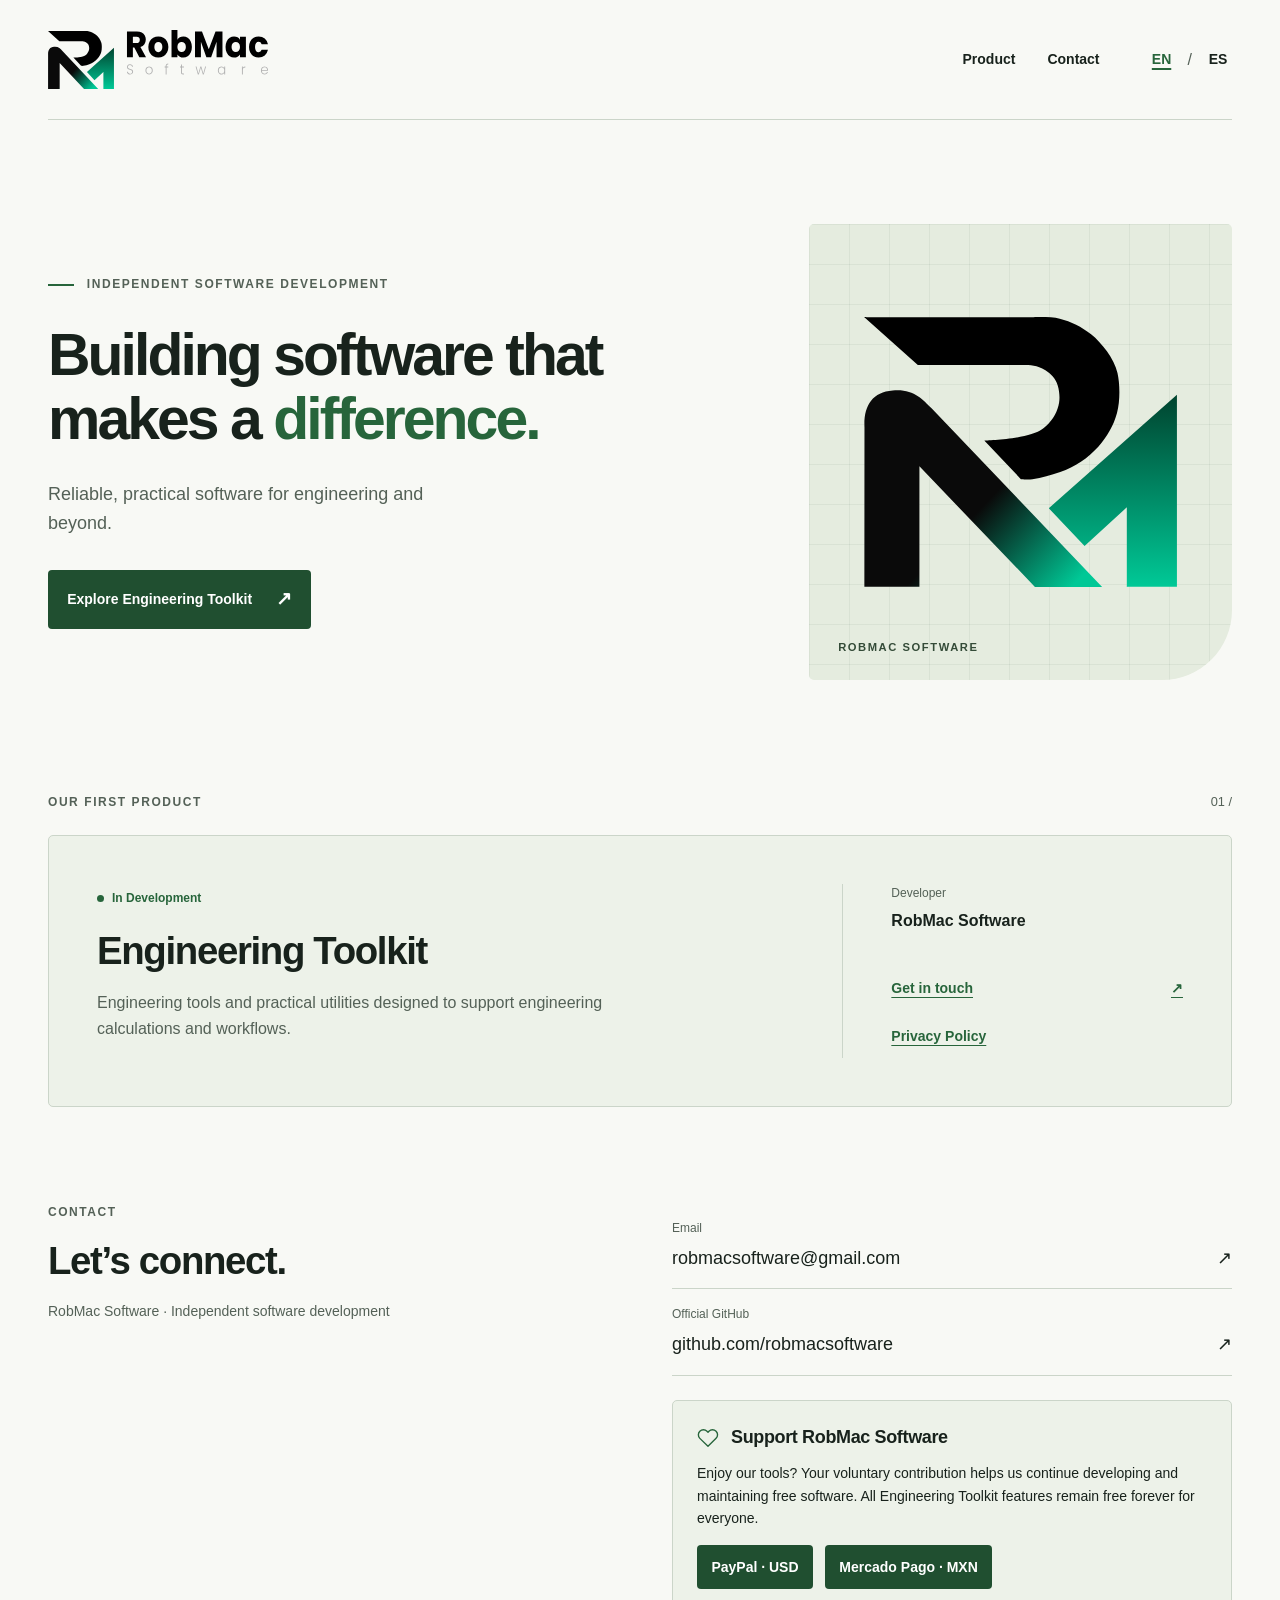
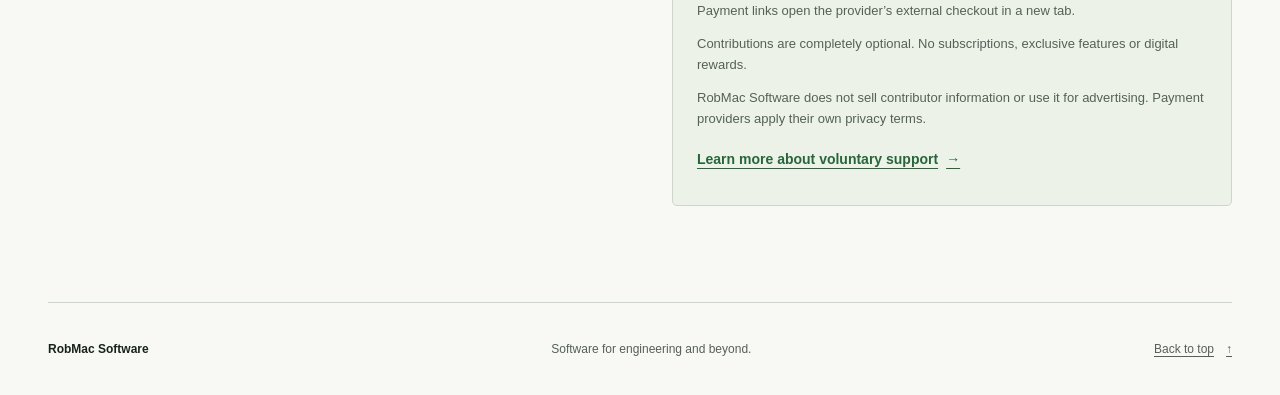
<file: index.html>
<!doctype html>
<html lang="en">
<head>
  <meta charset="utf-8">
  <meta name="viewport" content="width=device-width, initial-scale=1">
  <meta name="color-scheme" content="light dark">
  <meta name="description" content="RobMac Software is an independent software development brand. Reliable, practical software for engineering and beyond. Discover Engineering Toolkit, in development.">
  <title>RobMac Software — Practical software for engineering and beyond</title>
  <link rel="alternate" hreflang="en" href="https://robmacsoftware.github.io/">
  <link rel="alternate" hreflang="es" href="https://robmacsoftware.github.io/es/">
  <link rel="alternate" hreflang="x-default" href="https://robmacsoftware.github.io/">
  <link rel="icon" type="image/svg+xml" href="assets/images/RobMac_App_Black.svg">
  <link rel="stylesheet" href="assets/css/styles.css">
</head>
<body>
  <a class="skip-link" href="#main">Skip to content</a>
  <header class="site-header wrap">
    <a class="brand" href="./" aria-label="RobMac Software home">
      <picture>
        <source media="(prefers-color-scheme: dark)" srcset="assets/images/RobMac_Logo_Oscuro.svg">
        <img src="assets/images/RobMac_Logo_Claro.svg" alt="RobMac Software" width="272" height="72">
      </picture>
    </a>
    <nav class="language-nav language-nav--mobile" aria-label="Language">
      <a href="./" lang="en" hreflang="en" aria-current="page" aria-label="English">EN</a>
      <span aria-hidden="true">/</span>
      <a href="es/" lang="es" hreflang="es" aria-label="Español">ES</a>
    </nav>
    <nav class="primary-nav" aria-label="Main navigation">
      <a href="#product">Product</a>
      <a href="#contact">Contact</a>
    </nav>
    <nav class="language-nav language-nav--desktop" aria-label="Language">
      <a href="./" lang="en" hreflang="en" aria-current="page" aria-label="English">EN</a>
      <span aria-hidden="true">/</span>
      <a href="es/" lang="es" hreflang="es" aria-label="Español">ES</a>
    </nav>
  </header>

  <main id="main" tabindex="-1">
    <section class="hero wrap" aria-labelledby="hero-title">
      <div class="hero-copy">
        <p class="eyebrow"><span class="accent-line" aria-hidden="true"></span> Independent software development</p>
        <h1 id="hero-title">Building software that makes a <span>difference.</span></h1>
        <p class="hero-description">Reliable, practical software for engineering and beyond.</p>
        <a class="button" href="#product">Explore Engineering Toolkit <span aria-hidden="true">↗</span></a>
      </div>
      <div class="brand-art" aria-hidden="true">
        <div class="art-grid"></div>
        <img src="assets/images/RobMac_RM_Color.svg" alt="" width="320" height="320">
        <span class="art-caption">RobMac Software</span>
      </div>
    </section>

    <section class="product-section wrap" id="product" aria-labelledby="product-title">
      <div class="section-heading">
        <p class="eyebrow">Our first product</p>
        <span class="section-number" aria-hidden="true">01 /</span>
      </div>
      <article class="product-card">
        <div class="product-copy">
          <p class="status"><span aria-hidden="true"></span> In Development</p>
          <h2 id="product-title">Engineering Toolkit</h2>
          <p>Engineering tools and practical utilities designed to support engineering calculations and workflows.</p>
        </div>
        <div class="product-details">
          <dl>
            <dt>Developer</dt>
            <dd>RobMac Software</dd>
          </dl>
          <div class="product-links">
            <a class="text-link" href="#contact">Get in touch <span aria-hidden="true">↗</span></a>
            <a class="text-link" href="engineering-toolkit/privacy/">Privacy Policy</a>
          </div>
        </div>
      </article>
    </section>

    <section class="contact-section wrap" id="contact" aria-labelledby="contact-title">
      <div>
        <p class="eyebrow">Contact</p>
        <h2 id="contact-title">Let’s connect.</h2>
        <p>RobMac Software · Independent software development</p>
      </div>
      <div class="contact-details">
        <div class="contact-links">
          <a href="mailto:robmacsoftware@gmail.com"><span class="link-label">Email</span><span class="link-value">robmacsoftware@gmail.com <span aria-hidden="true">↗</span></span></a>
          <a href="https://github.com/robmacsoftware" rel="me"><span class="link-label">Official GitHub</span><span class="link-value">github.com/robmacsoftware <span aria-hidden="true">↗</span></span></a>
        </div>
        <article class="contact-support" aria-labelledby="contact-support-title">
          <div class="contact-support-heading">
            <svg width="22" height="22" viewBox="0 0 24 24" fill="none" stroke="currentColor" stroke-width="1.5" stroke-linecap="round" stroke-linejoin="round" aria-hidden="true" focusable="false"><path d="M20.8 4.6a5.5 5.5 0 0 0-7.8 0L12 5.7l-1.1-1.1a5.5 5.5 0 0 0-7.8 7.8L12 21l8.8-8.6a5.5 5.5 0 0 0 0-7.8Z"/></svg>
            <h3 id="contact-support-title">Support RobMac Software</h3>
          </div>
          <p>Enjoy our tools? Your voluntary contribution helps us continue developing and maintaining free software. All Engineering Toolkit features remain free forever for everyone.</p>
          <div class="contact-support-actions">
            <a class="button" href="https://www.paypal.com/ncp/payment/CKD4M9EU2QCD2" target="_blank" rel="noopener noreferrer" referrerpolicy="no-referrer" aria-describedby="contact-support-external">PayPal · USD</a>
            <a class="button" href="https://link.mercadopago.com.mx/robmacsoftware" target="_blank" rel="noopener noreferrer" referrerpolicy="no-referrer" aria-describedby="contact-support-external">Mercado Pago · MXN</a>
          </div>
          <p class="contact-support-note" id="contact-support-external">Payment links open the provider’s external checkout in a new tab.</p>
          <p class="contact-support-note">Contributions are completely optional. No subscriptions, exclusive features or digital rewards.</p>
          <p class="contact-support-note">RobMac Software does not sell contributor information or use it for advertising. Payment providers apply their own privacy terms.</p>
          <a class="text-link" href="support/">Learn more about voluntary support <span aria-hidden="true">→</span></a>
        </article>
      </div>
    </section>
  </main>

  <footer class="site-footer wrap">
    <p>RobMac Software</p>
    <p>Software for engineering and beyond.</p>
    <a href="#main">Back to top <span aria-hidden="true">↑</span></a>
  </footer>
</body>
</html>
</file>
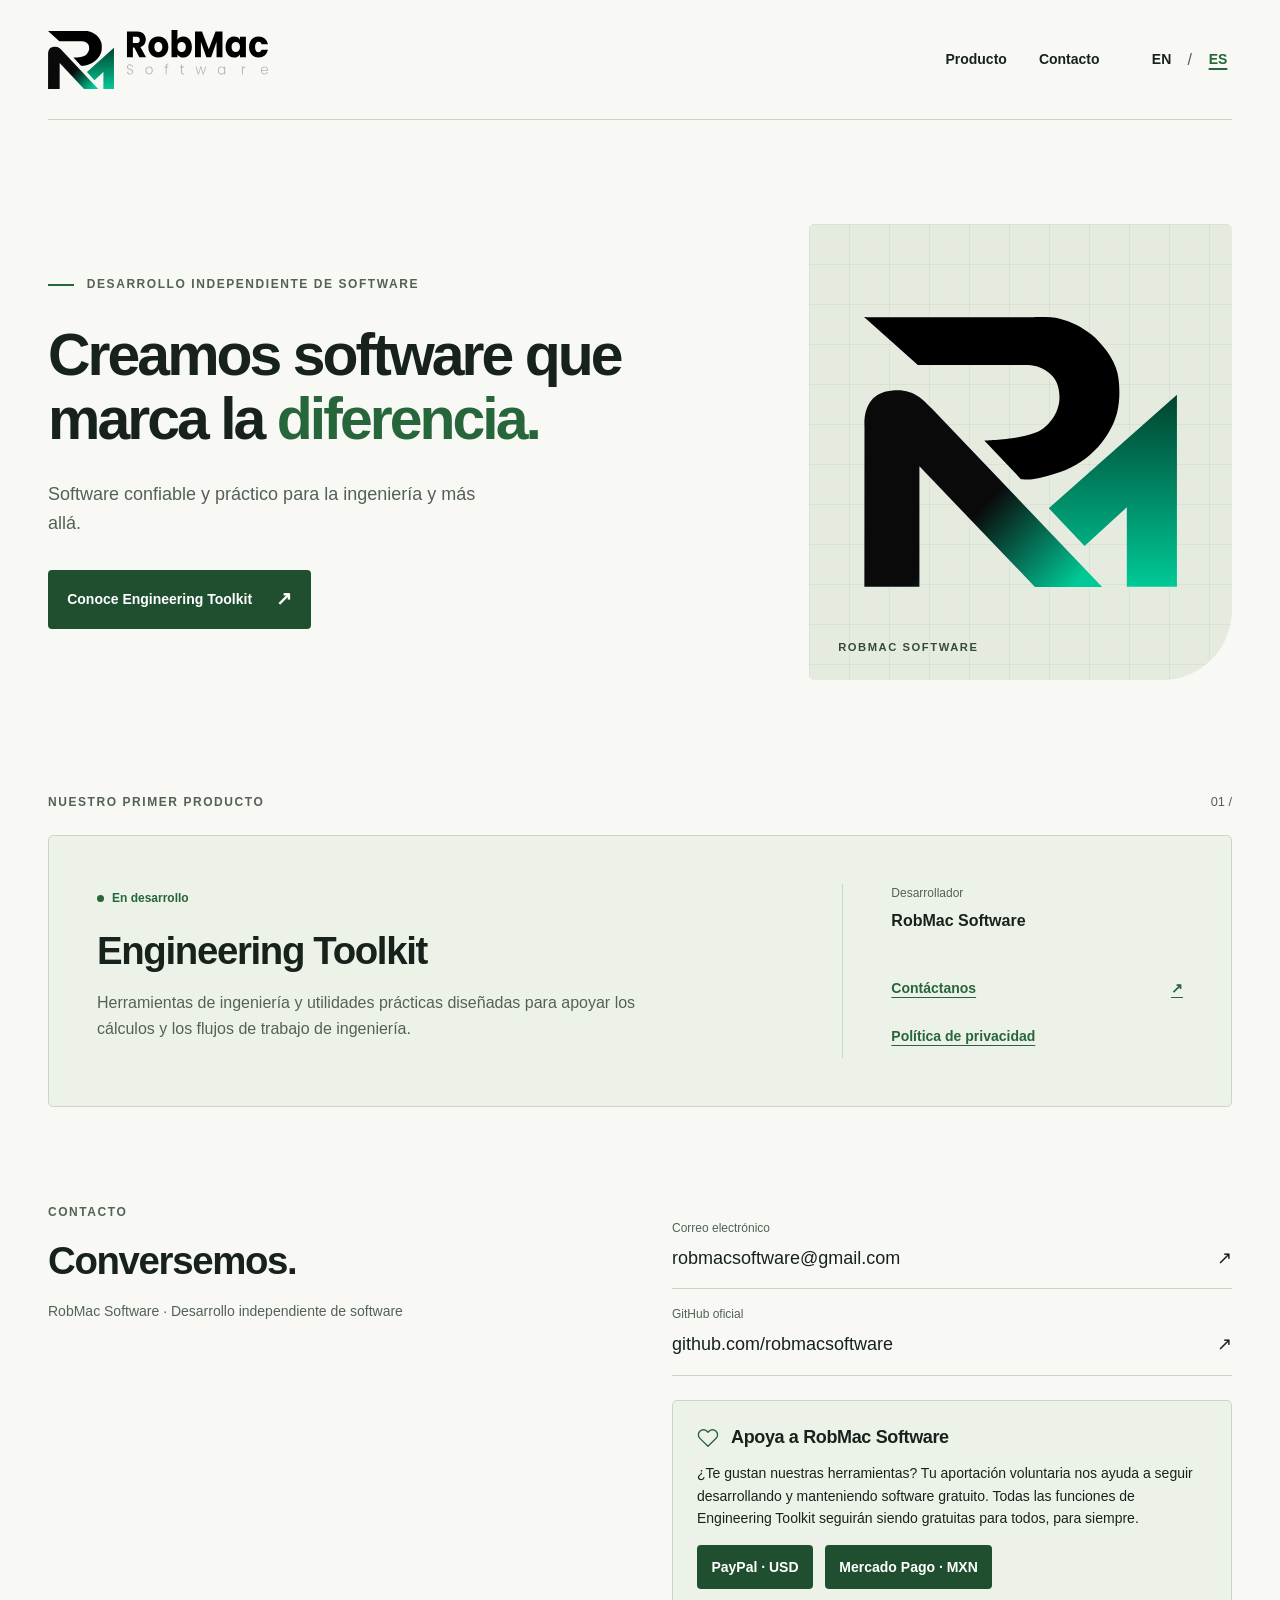
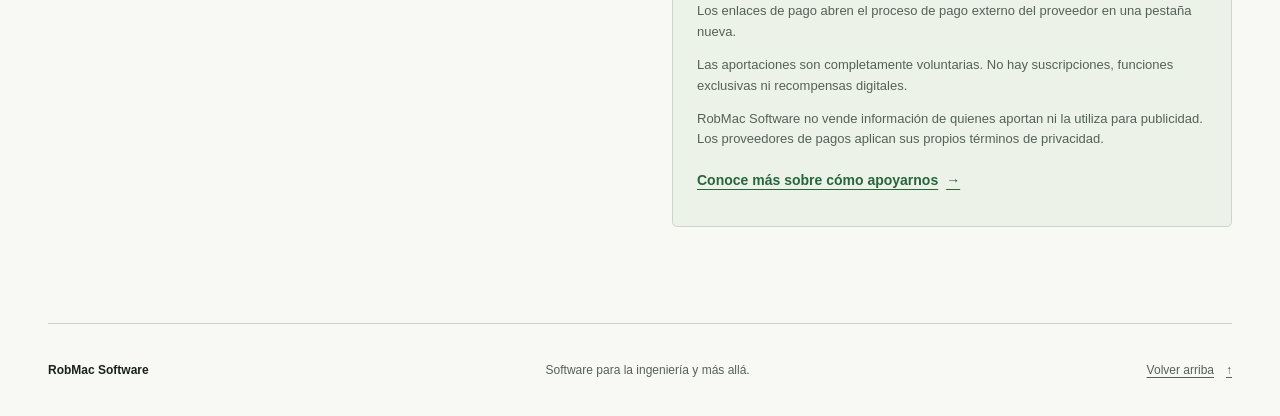
<file: es/index.html>
<!doctype html>
<html lang="es">
<head>
  <meta charset="utf-8">
  <meta name="viewport" content="width=device-width, initial-scale=1">
  <meta name="color-scheme" content="light dark">
  <meta name="description" content="RobMac Software es una marca independiente de desarrollo de software. Software confiable y práctico para la ingeniería y más allá. Conoce Engineering Toolkit, en desarrollo.">
  <title>RobMac Software — Software práctico para la ingeniería y más allá</title>
  <link rel="alternate" hreflang="en" href="https://robmacsoftware.github.io/">
  <link rel="alternate" hreflang="es" href="https://robmacsoftware.github.io/es/">
  <link rel="alternate" hreflang="x-default" href="https://robmacsoftware.github.io/">
  <link rel="icon" type="image/svg+xml" href="../assets/images/RobMac_App_Black.svg">
  <link rel="stylesheet" href="../assets/css/styles.css">
</head>
<body>
  <a class="skip-link" href="#main">Saltar al contenido</a>
  <header class="site-header wrap">
    <a class="brand" href="./" aria-label="Inicio de RobMac Software">
      <picture>
        <source media="(prefers-color-scheme: dark)" srcset="../assets/images/RobMac_Logo_Oscuro.svg">
        <img src="../assets/images/RobMac_Logo_Claro.svg" alt="RobMac Software" width="272" height="72">
      </picture>
    </a>
    <nav class="language-nav language-nav--mobile" aria-label="Idioma">
      <a href="../" lang="en" hreflang="en" aria-label="English">EN</a>
      <span aria-hidden="true">/</span>
      <a href="./" lang="es" hreflang="es" aria-current="page" aria-label="Español">ES</a>
    </nav>
    <nav class="primary-nav" aria-label="Navegación principal">
      <a href="#product">Producto</a>
      <a href="#contact">Contacto</a>
    </nav>
    <nav class="language-nav language-nav--desktop" aria-label="Idioma">
      <a href="../" lang="en" hreflang="en" aria-label="English">EN</a>
      <span aria-hidden="true">/</span>
      <a href="./" lang="es" hreflang="es" aria-current="page" aria-label="Español">ES</a>
    </nav>
  </header>

  <main id="main" tabindex="-1">
    <section class="hero wrap" aria-labelledby="hero-title">
      <div class="hero-copy">
        <p class="eyebrow"><span class="accent-line" aria-hidden="true"></span> Desarrollo independiente de software</p>
        <h1 id="hero-title">Creamos software que marca la <span>diferencia.</span></h1>
        <p class="hero-description">Software confiable y práctico para la ingeniería y más allá.</p>
        <a class="button" href="#product">Conoce Engineering Toolkit <span aria-hidden="true">↗</span></a>
      </div>
      <div class="brand-art" aria-hidden="true">
        <div class="art-grid"></div>
        <img src="../assets/images/RobMac_RM_Color.svg" alt="" width="320" height="320">
        <span class="art-caption">RobMac Software</span>
      </div>
    </section>

    <section class="product-section wrap" id="product" aria-labelledby="product-title">
      <div class="section-heading">
        <p class="eyebrow">Nuestro primer producto</p>
        <span class="section-number" aria-hidden="true">01 /</span>
      </div>
      <article class="product-card">
        <div class="product-copy">
          <p class="status"><span aria-hidden="true"></span> En desarrollo</p>
          <h2 id="product-title">Engineering Toolkit</h2>
          <p>Herramientas de ingeniería y utilidades prácticas diseñadas para apoyar los cálculos y los flujos de trabajo de ingeniería.</p>
        </div>
        <div class="product-details">
          <dl>
            <dt>Desarrollador</dt>
            <dd>RobMac Software</dd>
          </dl>
          <div class="product-links">
            <a class="text-link" href="#contact">Contáctanos <span aria-hidden="true">↗</span></a>
            <a class="text-link" href="../engineering-toolkit/privacy/es/">Política de privacidad</a>
          </div>
        </div>
      </article>
    </section>

    <section class="contact-section wrap" id="contact" aria-labelledby="contact-title">
      <div>
        <p class="eyebrow">Contacto</p>
        <h2 id="contact-title">Conversemos.</h2>
        <p>RobMac Software · Desarrollo independiente de software</p>
      </div>
      <div class="contact-details">
        <div class="contact-links">
          <a href="mailto:robmacsoftware@gmail.com"><span class="link-label">Correo electrónico</span><span class="link-value">robmacsoftware@gmail.com <span aria-hidden="true">↗</span></span></a>
          <a href="https://github.com/robmacsoftware" rel="me"><span class="link-label">GitHub oficial</span><span class="link-value">github.com/robmacsoftware <span aria-hidden="true">↗</span></span></a>
        </div>
        <article class="contact-support" aria-labelledby="contact-support-title">
          <div class="contact-support-heading">
            <svg width="22" height="22" viewBox="0 0 24 24" fill="none" stroke="currentColor" stroke-width="1.5" stroke-linecap="round" stroke-linejoin="round" aria-hidden="true" focusable="false"><path d="M20.8 4.6a5.5 5.5 0 0 0-7.8 0L12 5.7l-1.1-1.1a5.5 5.5 0 0 0-7.8 7.8L12 21l8.8-8.6a5.5 5.5 0 0 0 0-7.8Z"/></svg>
            <h3 id="contact-support-title">Apoya a RobMac Software</h3>
          </div>
          <p>¿Te gustan nuestras herramientas? Tu aportación voluntaria nos ayuda a seguir desarrollando y manteniendo software gratuito. Todas las funciones de Engineering Toolkit seguirán siendo gratuitas para todos, para siempre.</p>
          <div class="contact-support-actions">
            <a class="button" href="https://www.paypal.com/ncp/payment/CKD4M9EU2QCD2" target="_blank" rel="noopener noreferrer" referrerpolicy="no-referrer" aria-describedby="contact-support-external">PayPal · USD</a>
            <a class="button" href="https://link.mercadopago.com.mx/robmacsoftware" target="_blank" rel="noopener noreferrer" referrerpolicy="no-referrer" aria-describedby="contact-support-external">Mercado Pago · MXN</a>
          </div>
          <p class="contact-support-note" id="contact-support-external">Los enlaces de pago abren el proceso de pago externo del proveedor en una pestaña nueva.</p>
          <p class="contact-support-note">Las aportaciones son completamente voluntarias. No hay suscripciones, funciones exclusivas ni recompensas digitales.</p>
          <p class="contact-support-note">RobMac Software no vende información de quienes aportan ni la utiliza para publicidad. Los proveedores de pagos aplican sus propios términos de privacidad.</p>
          <a class="text-link" href="support/">Conoce más sobre cómo apoyarnos <span aria-hidden="true">→</span></a>
        </article>
      </div>
    </section>
  </main>

  <footer class="site-footer wrap">
    <p>RobMac Software</p>
    <p>Software para la ingeniería y más allá.</p>
    <a href="#main">Volver arriba <span aria-hidden="true">↑</span></a>
  </footer>
</body>
</html>
</file>
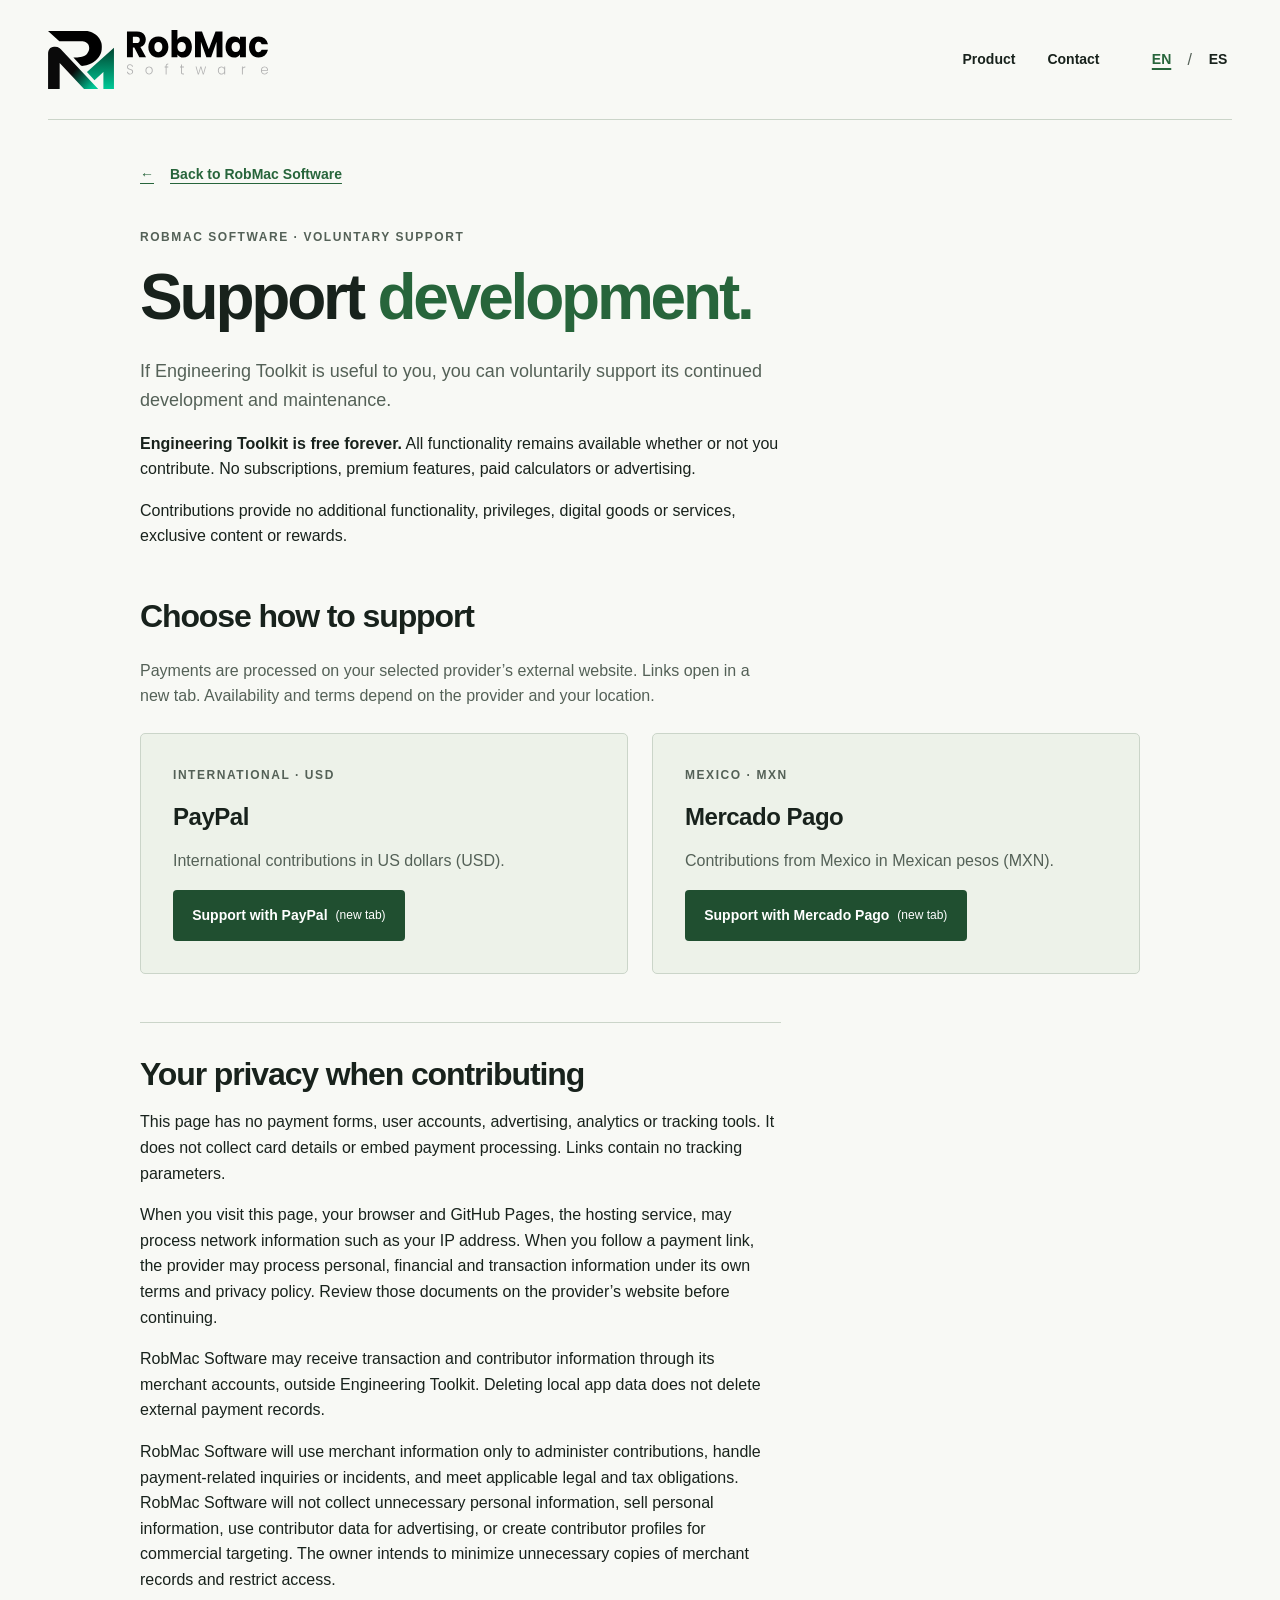
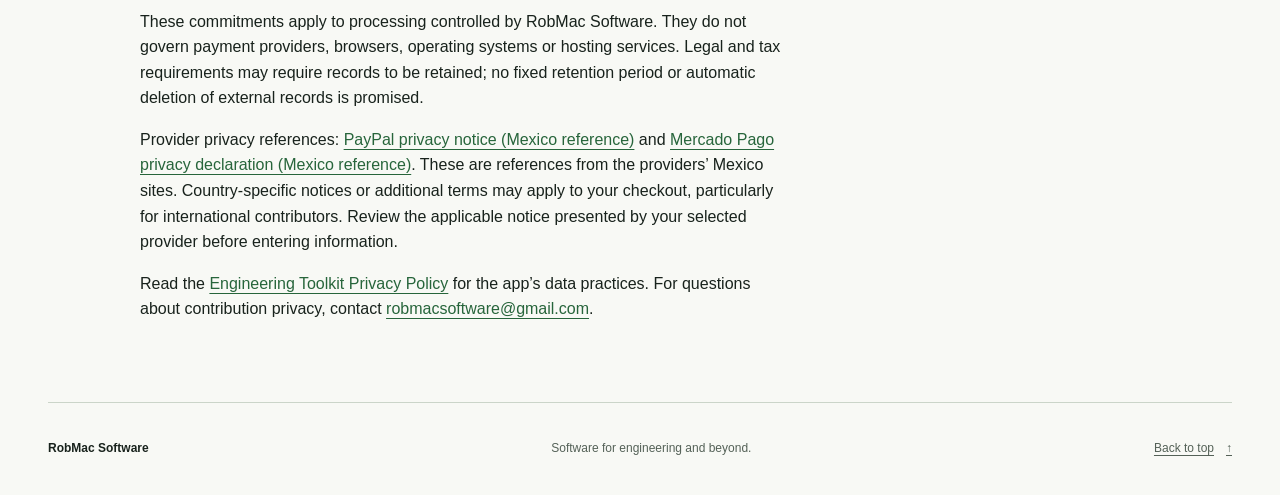
<file: support/index.html>
<!doctype html>
<html lang="en">
<head>
  <meta charset="utf-8">
  <meta name="viewport" content="width=device-width, initial-scale=1">
  <meta name="color-scheme" content="light dark">
  <meta name="description" content="Support RobMac Software voluntarily. Engineering Toolkit remains free forever, with no paid features or rewards.">
  <title>Support development | RobMac Software</title>
  <link rel="alternate" hreflang="en" href="https://robmacsoftware.github.io/support/">
  <link rel="alternate" hreflang="es" href="https://robmacsoftware.github.io/es/support/">
  <link rel="alternate" hreflang="x-default" href="https://robmacsoftware.github.io/support/">
  <link rel="canonical" href="https://robmacsoftware.github.io/support/">
  <meta name="referrer" content="no-referrer">
  <link rel="icon" type="image/svg+xml" href="../assets/images/RobMac_App_Black.svg">
  <link rel="stylesheet" href="../assets/css/styles.css">
</head>
<body>
  <a class="skip-link" href="#main">Skip to content</a>
  <header class="site-header wrap">
    <a class="brand" href="../" aria-label="RobMac Software home">
      <picture>
        <source media="(prefers-color-scheme: dark)" srcset="../assets/images/RobMac_Logo_Oscuro.svg">
        <img src="../assets/images/RobMac_Logo_Claro.svg" alt="RobMac Software" width="272" height="72">
      </picture>
    </a>
    <nav class="language-nav language-nav--mobile" aria-label="Language">
      <a href="./" lang="en" hreflang="en" aria-current="page" aria-label="English">EN</a>
      <span aria-hidden="true">/</span>
      <a href="../es/support/" lang="es" hreflang="es" aria-label="Español">ES</a>
    </nav>
    <nav class="primary-nav" aria-label="Main navigation">
      <a href="../#product">Product</a>
      <a href="../#contact">Contact</a>
    </nav>
    <nav class="language-nav language-nav--desktop" aria-label="Language">
      <a href="./" lang="en" hreflang="en" aria-current="page" aria-label="English">EN</a>
      <span aria-hidden="true">/</span>
      <a href="../es/support/" lang="es" hreflang="es" aria-label="Español">ES</a>
    </nav>
  </header>

  <main id="main" class="support-page wrap" tabindex="-1">
    <a class="text-link privacy-back" href="../"><span aria-hidden="true">←</span> Back to RobMac Software</a>
    <header class="support-heading">
      <p class="eyebrow">RobMac Software · Voluntary support</p>
      <h1>Support <span>development.</span></h1>
      <p class="support-intro">If Engineering Toolkit is useful to you, you can voluntarily support its continued development and maintenance.</p>
      <p><strong>Engineering Toolkit is free forever.</strong> All functionality remains available whether or not you contribute. No subscriptions, premium features, paid calculators or advertising.</p>
      <p>Contributions provide no additional functionality, privileges, digital goods or services, exclusive content or rewards.</p>
    </header>
    <section class="support-options" aria-labelledby="options-title">
      <div class="section-heading"><h2 id="options-title">Choose how to support</h2></div>
      <p class="support-note" id="external-notice">Payments are processed on your selected provider’s external website. Links open in a new tab. Availability and terms depend on the provider and your location.</p>
      <div class="support-grid">
        <article class="support-card" aria-labelledby="paypal-title">
          <p class="eyebrow">International · USD</p>
          <h3 id="paypal-title">PayPal</h3>
          <p>International contributions in US dollars (USD).</p>
          <a class="button" href="https://www.paypal.com/ncp/payment/CKD4M9EU2QCD2" target="_blank" rel="noopener noreferrer" referrerpolicy="no-referrer">Support with PayPal <span class="support-tab-note">(new tab)</span></a>
        </article>
        <article class="support-card" aria-labelledby="mercado-title">
          <p class="eyebrow">Mexico · MXN</p>
          <h3 id="mercado-title">Mercado Pago</h3>
          <p>Contributions from Mexico in Mexican pesos (MXN).</p>
          <a class="button" href="https://link.mercadopago.com.mx/robmacsoftware" target="_blank" rel="noopener noreferrer" referrerpolicy="no-referrer">Support with Mercado Pago <span class="support-tab-note">(new tab)</span></a>
        </article>
      </div>
    </section>
    <section class="support-privacy" aria-labelledby="support-privacy-title">
      <h2 id="support-privacy-title">Your privacy when contributing</h2>
      <p>This page has no payment forms, user accounts, advertising, analytics or tracking tools. It does not collect card details or embed payment processing. Links contain no tracking parameters.</p>
      <p>When you visit this page, your browser and GitHub Pages, the hosting service, may process network information such as your IP address. When you follow a payment link, the provider may process personal, financial and transaction information under its own terms and privacy policy. Review those documents on the provider’s website before continuing.</p>
      <p>RobMac Software may receive transaction and contributor information through its merchant accounts, outside Engineering Toolkit. Deleting local app data does not delete external payment records.</p>
      <p>RobMac Software will use merchant information only to administer contributions, handle payment-related inquiries or incidents, and meet applicable legal and tax obligations. RobMac Software will not collect unnecessary personal information, sell personal information, use contributor data for advertising, or create contributor profiles for commercial targeting. The owner intends to minimize unnecessary copies of merchant records and restrict access.</p>
      <p>These commitments apply to processing controlled by RobMac Software. They do not govern payment providers, browsers, operating systems or hosting services. Legal and tax requirements may require records to be retained; no fixed retention period or automatic deletion of external records is promised.</p>
      <p>Provider privacy references: <a href="https://www.paypal.com/mx/legalhub/paypal/privacy-full" rel="noreferrer" referrerpolicy="no-referrer">PayPal privacy notice (Mexico reference)</a> and <a href="https://www.mercadopago.com.mx/privacidad/declaracion-privacidad/current" rel="noreferrer" referrerpolicy="no-referrer">Mercado Pago privacy declaration (Mexico reference)</a>. These are references from the providers’ Mexico sites. Country-specific notices or additional terms may apply to your checkout, particularly for international contributors. Review the applicable notice presented by your selected provider before entering information.</p>
      <p>Read the <a href="../engineering-toolkit/privacy/">Engineering Toolkit Privacy Policy</a> for the app’s data practices. For questions about contribution privacy, contact <a href="mailto:robmacsoftware@gmail.com">robmacsoftware@gmail.com</a>.</p>
    </section>
  </main>

  <footer class="site-footer wrap">
    <p>RobMac Software</p>
    <p>Software for engineering and beyond.</p>
    <a href="#main">Back to top <span aria-hidden="true">↑</span></a>
  </footer>
</body>
</html>
</file>
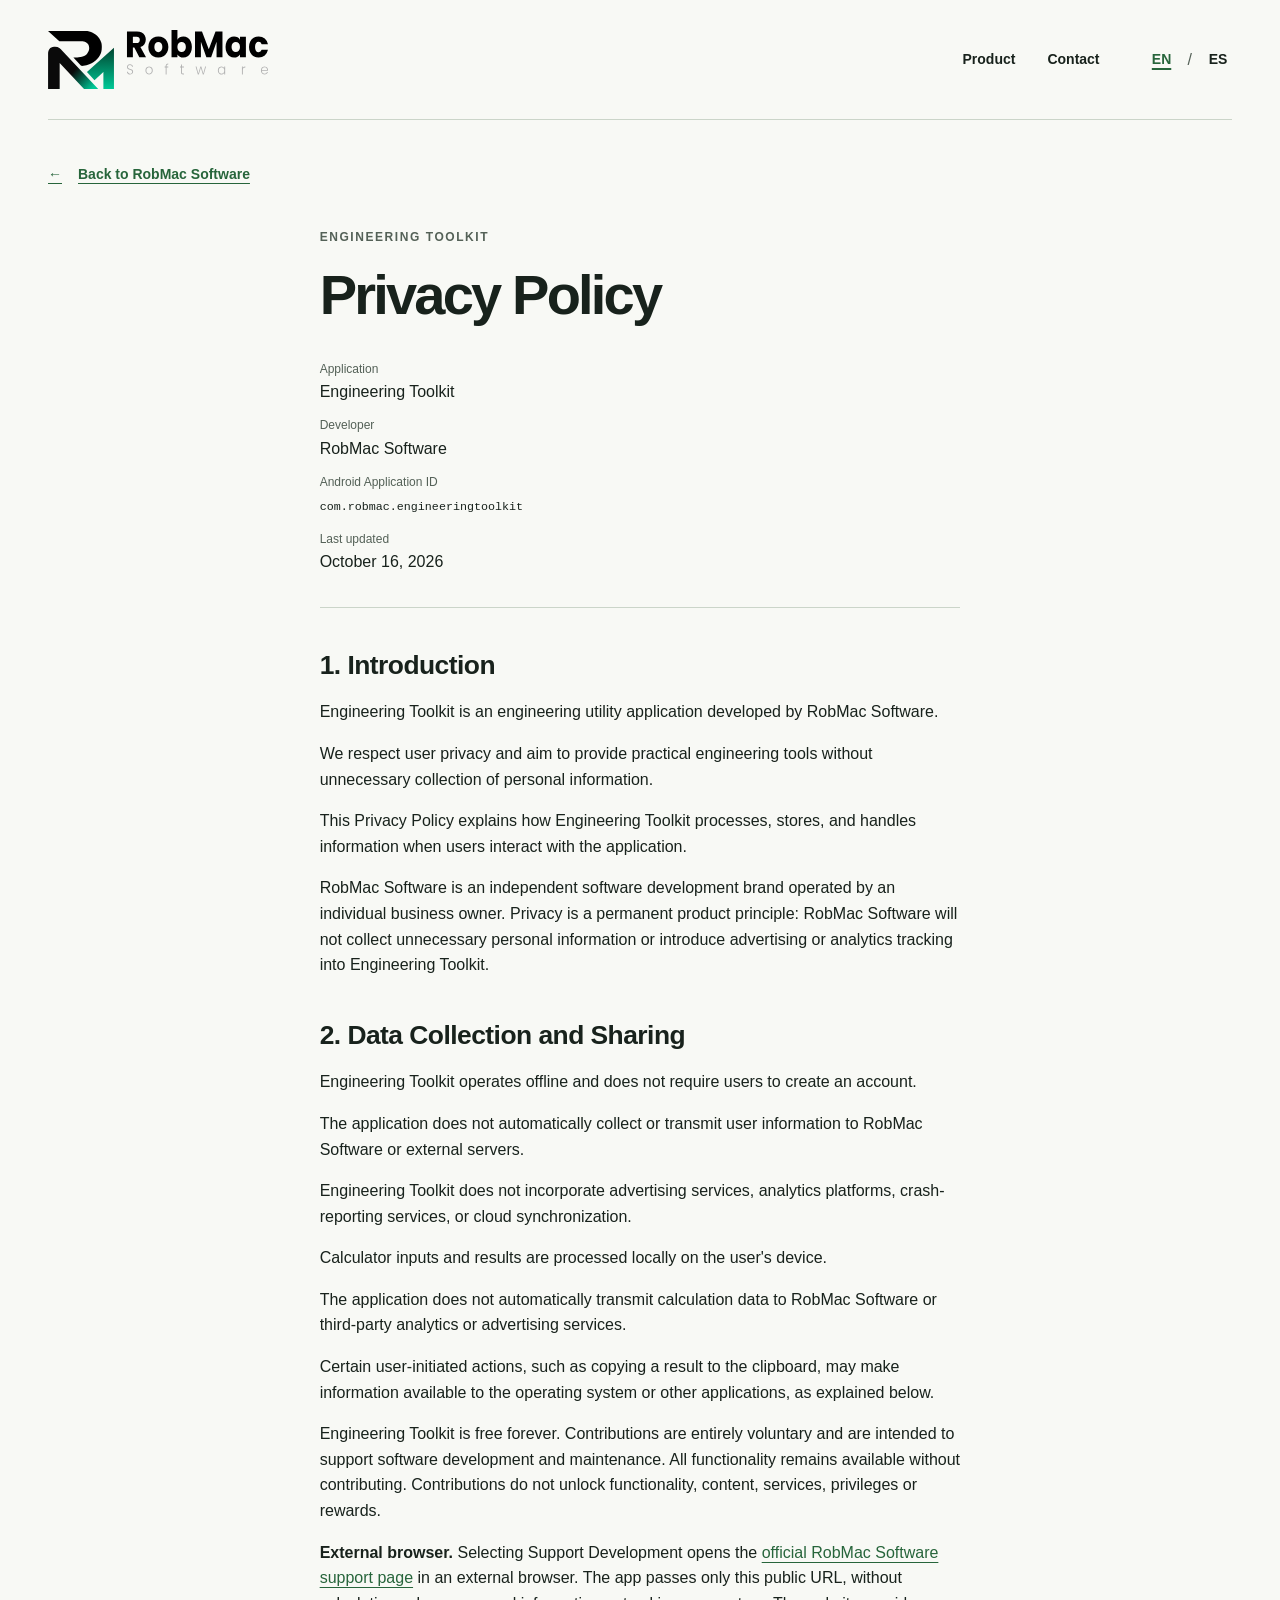
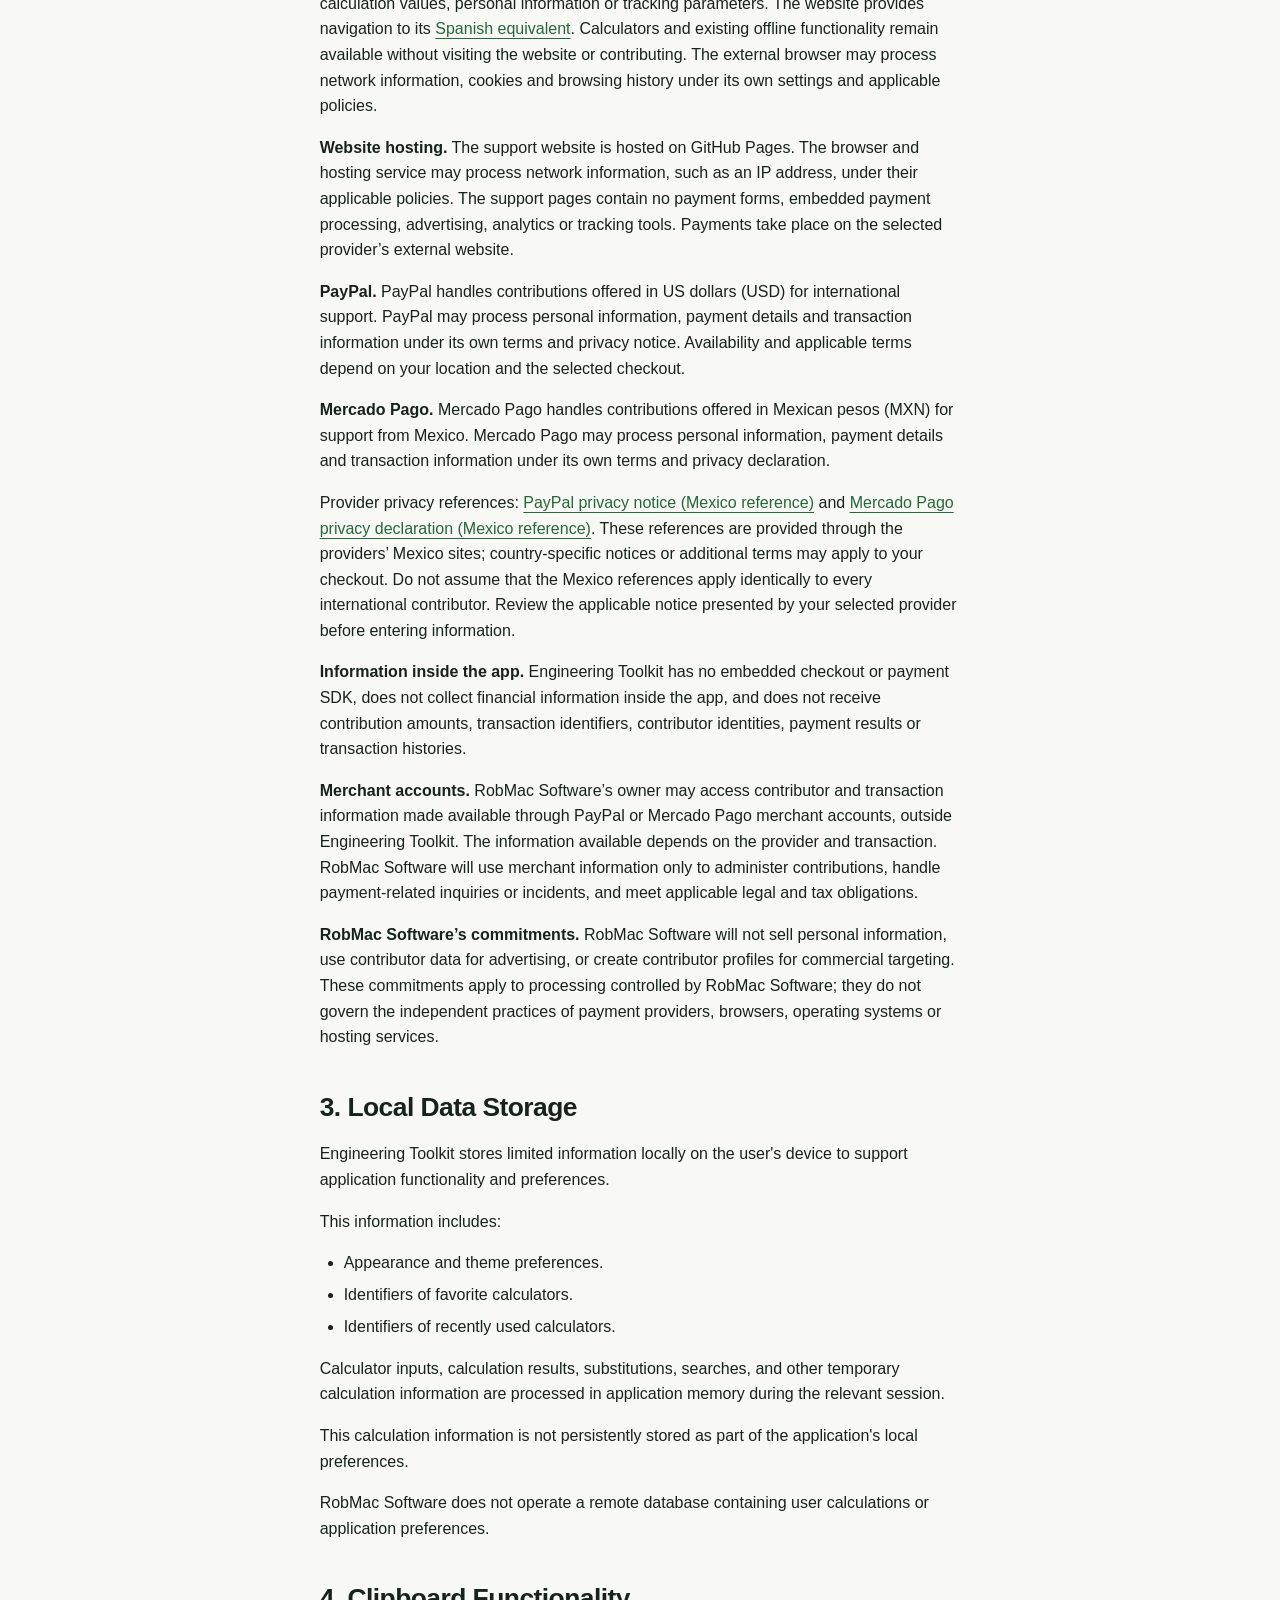
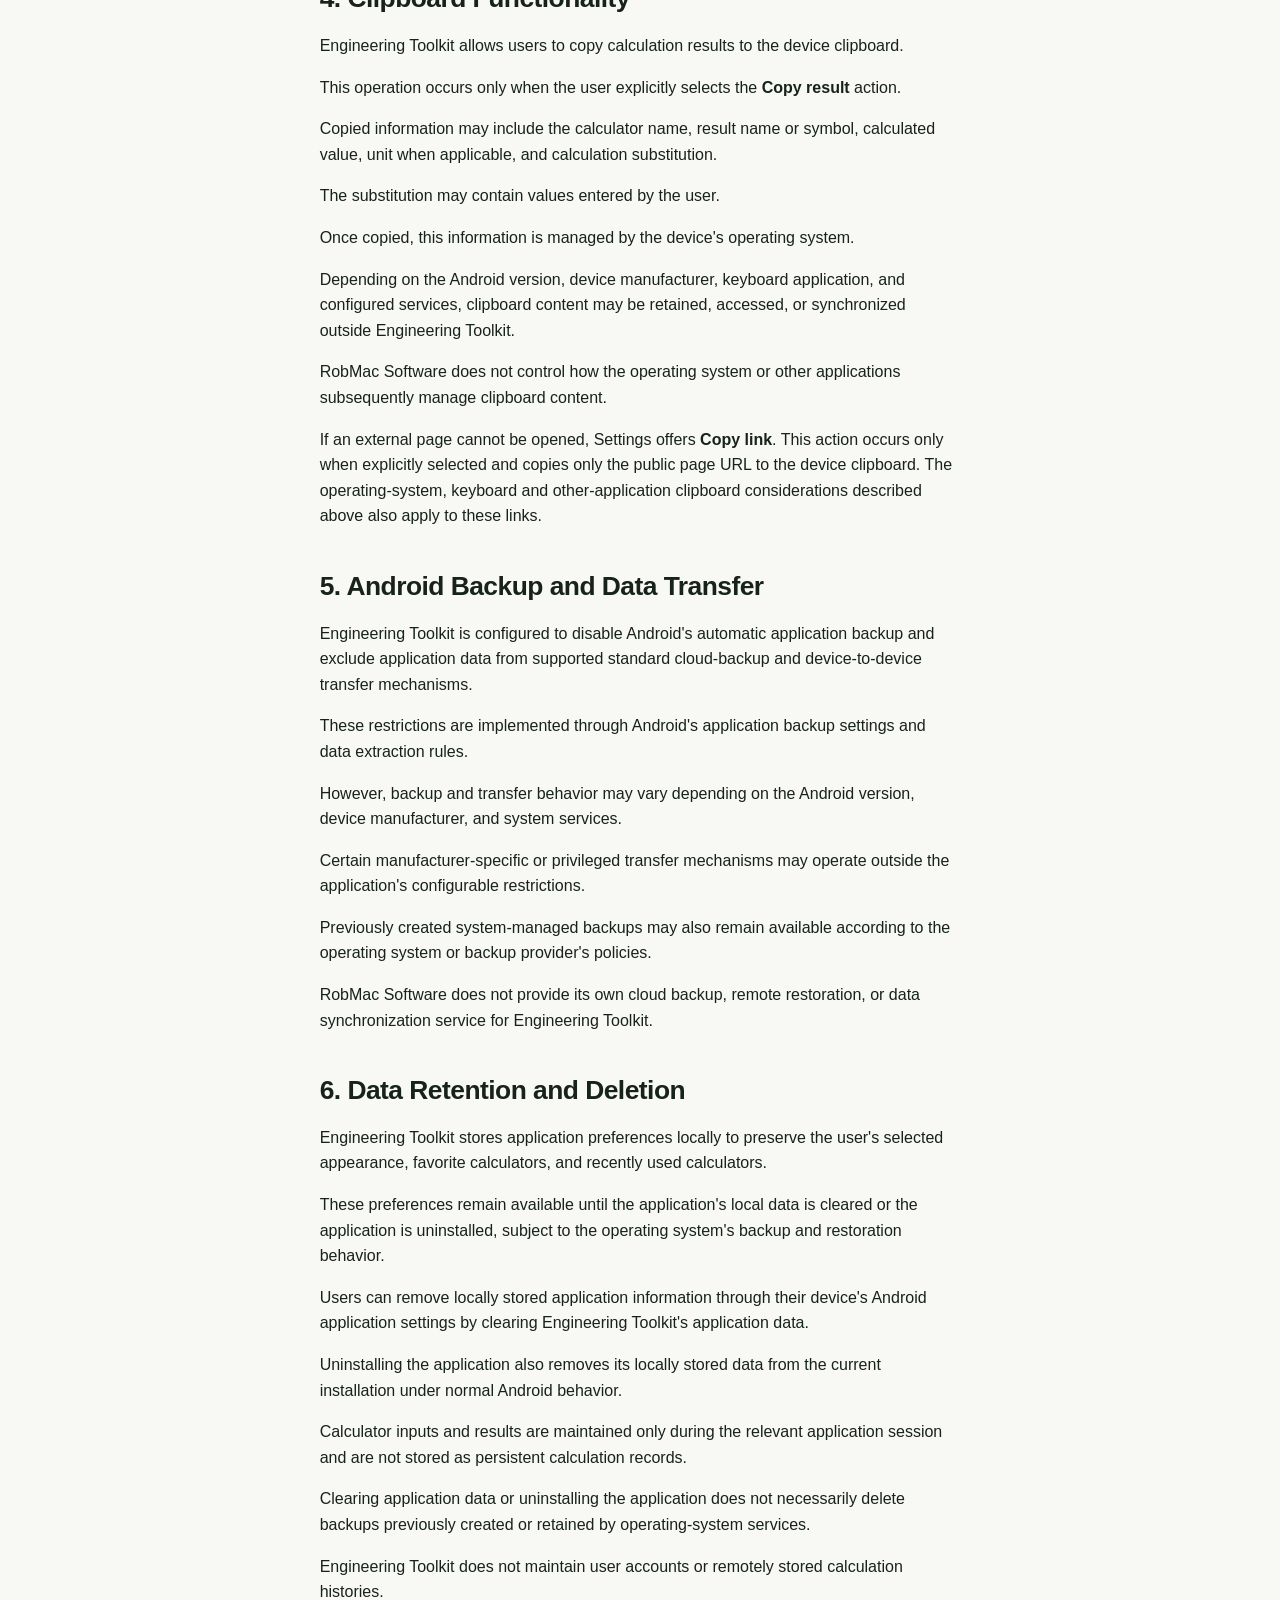
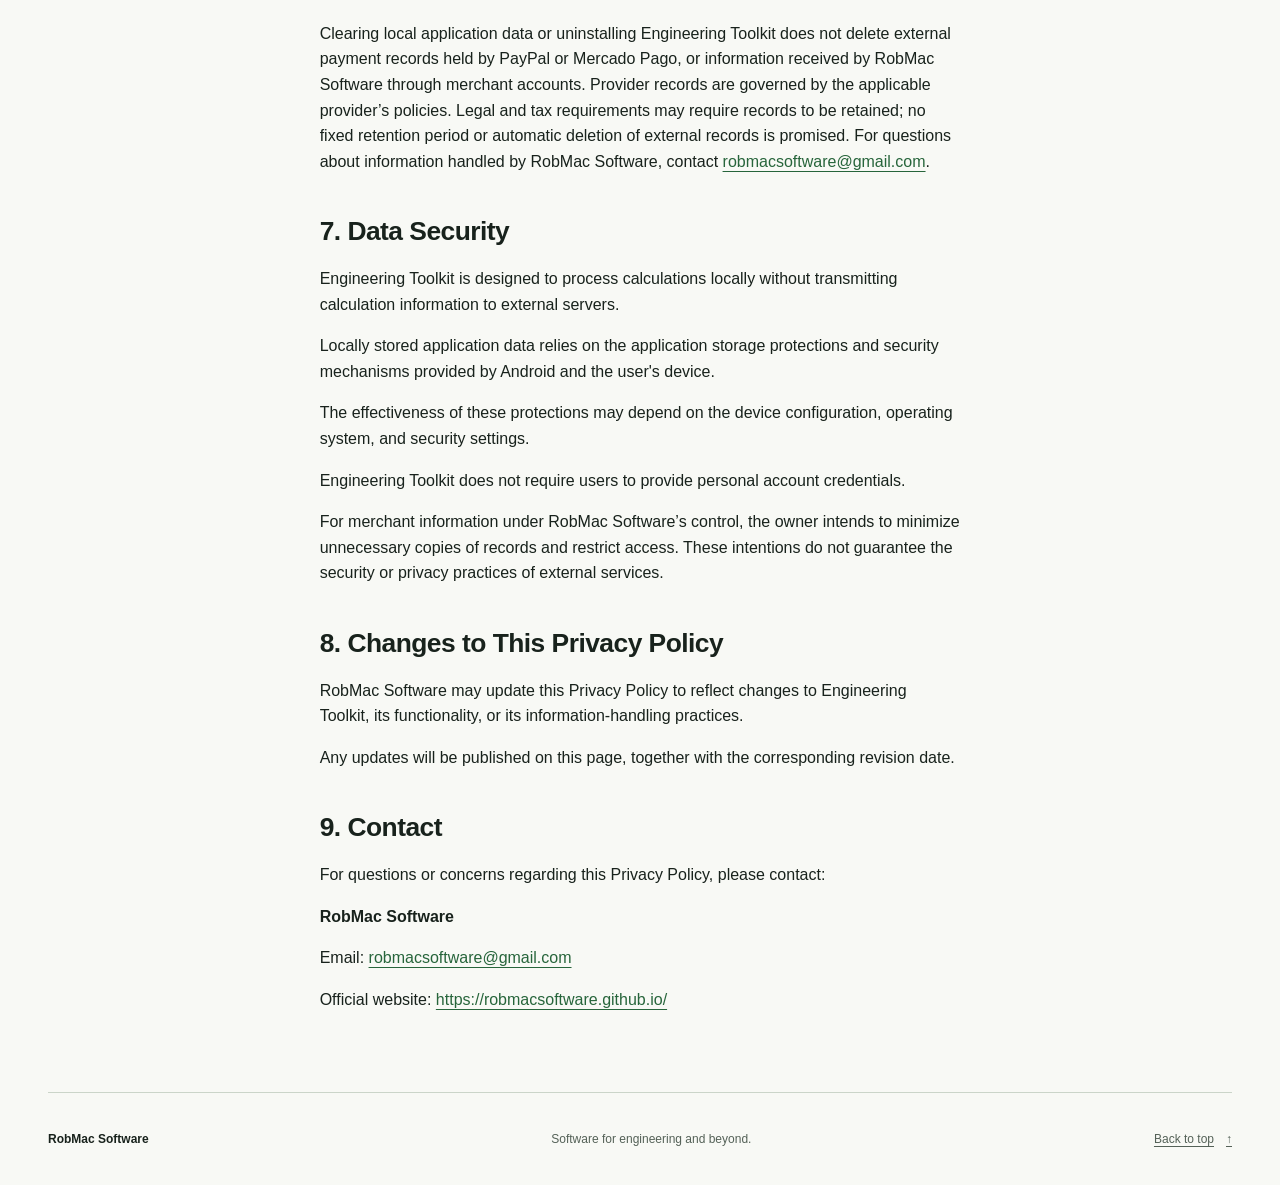
<file: engineering-toolkit/privacy/index.html>
<!doctype html>
<html lang="en">
<head>
  <meta charset="utf-8">
  <meta name="viewport" content="width=device-width, initial-scale=1">
  <meta name="color-scheme" content="light dark">
  <meta name="description" content="Privacy Policy — Engineering Toolkit, RobMac Software.">
  <title>Engineering Toolkit — Privacy Policy | RobMac Software</title>
  <link rel="canonical" href="https://robmacsoftware.github.io/engineering-toolkit/privacy/">
  <link rel="alternate" hreflang="en" href="https://robmacsoftware.github.io/engineering-toolkit/privacy/">
  <link rel="alternate" hreflang="es" href="https://robmacsoftware.github.io/engineering-toolkit/privacy/es/">
  <link rel="alternate" hreflang="x-default" href="https://robmacsoftware.github.io/engineering-toolkit/privacy/">
  <link rel="icon" type="image/svg+xml" href="../../assets/images/RobMac_App_Black.svg">
  <link rel="stylesheet" href="../../assets/css/styles.css">
</head>
<body>
  <a class="skip-link" href="#main">Skip to content</a>
  <header class="site-header wrap">
    <a class="brand" href="../../" aria-label="RobMac Software home">
      <picture>
        <source media="(prefers-color-scheme: dark)" srcset="../../assets/images/RobMac_Logo_Oscuro.svg">
        <img src="../../assets/images/RobMac_Logo_Claro.svg" alt="RobMac Software" width="272" height="72">
      </picture>
    </a>
    <nav class="language-nav language-nav--mobile" aria-label="Language">
      <a href="./" lang="en" hreflang="en" aria-current="page" aria-label="English">EN</a>
      <span aria-hidden="true">/</span>
      <a href="es/" lang="es" hreflang="es" aria-label="Español">ES</a>
    </nav>
    <nav class="primary-nav" aria-label="Main navigation">
      <a href="../../#product">Product</a>
      <a href="../../#contact">Contact</a>
    </nav>
    <nav class="language-nav language-nav--desktop" aria-label="Language">
      <a href="./" lang="en" hreflang="en" aria-current="page" aria-label="English">EN</a>
      <span aria-hidden="true">/</span>
      <a href="es/" lang="es" hreflang="es" aria-label="Español">ES</a>
    </nav>
  </header>

  <main id="main" class="privacy-page wrap" tabindex="-1">
    <a class="text-link privacy-back" href="../../"><span aria-hidden="true">←</span> Back to RobMac Software</a>
    <article class="privacy-policy" aria-labelledby="policy-title">
      <header class="privacy-heading">
        <p class="eyebrow">Engineering Toolkit</p>
        <h1 id="policy-title">Privacy Policy</h1>
        <dl class="privacy-metadata">
          <div><dt>Application</dt><dd>Engineering Toolkit</dd></div>
          <div><dt>Developer</dt><dd>RobMac Software</dd></div>
          <div><dt>Android Application ID</dt><dd><code>com.robmac.engineeringtoolkit</code></dd></div>
          <div><dt>Last updated</dt><dd>October 16, 2026</dd></div>
        </dl>
      </header>
      <div class="privacy-content">
        <section aria-labelledby="policy-section-1">
          <h2 id="policy-section-1">1. Introduction</h2>
          <p>Engineering Toolkit is an engineering utility application developed by RobMac Software.</p>
          <p>We respect user privacy and aim to provide practical engineering tools without unnecessary collection of personal information.</p>
          <p>This Privacy Policy explains how Engineering Toolkit processes, stores, and handles information when users interact with the application.</p>
          <p>RobMac Software is an independent software development brand operated by an individual business owner. Privacy is a permanent product principle: RobMac Software will not collect unnecessary personal information or introduce advertising or analytics tracking into Engineering Toolkit.</p>
        </section>
        <section aria-labelledby="policy-section-2">
          <h2 id="policy-section-2">2. Data Collection and Sharing</h2>
          <p>Engineering Toolkit operates offline and does not require users to create an account.</p>
          <p>The application does not automatically collect or transmit user information to RobMac Software or external servers.</p>
          <p>Engineering Toolkit does not incorporate advertising services, analytics platforms, crash-reporting services, or cloud synchronization.</p>
          <p>Calculator inputs and results are processed locally on the user's device.</p>
          <p>The application does not automatically transmit calculation data to RobMac Software or third-party analytics or advertising services.</p>
          <p>Certain user-initiated actions, such as copying a result to the clipboard, may make information available to the operating system or other applications, as explained below.</p>
          <p>Engineering Toolkit is free forever. Contributions are entirely voluntary and are intended to support software development and maintenance. All functionality remains available without contributing. Contributions do not unlock functionality, content, services, privileges or rewards.</p>
          <p><strong>External browser.</strong> Selecting Support Development opens the <a href="../../support/">official RobMac Software support page</a> in an external browser. The app passes only this public URL, without calculation values, personal information or tracking parameters. The website provides navigation to its <a href="../../es/support/" lang="es" hreflang="es">Spanish equivalent</a>. Calculators and existing offline functionality remain available without visiting the website or contributing. The external browser may process network information, cookies and browsing history under its own settings and applicable policies.</p>
          <p><strong>Website hosting.</strong> The support website is hosted on GitHub Pages. The browser and hosting service may process network information, such as an IP address, under their applicable policies. The support pages contain no payment forms, embedded payment processing, advertising, analytics or tracking tools. Payments take place on the selected provider’s external website.</p>
          <p><strong>PayPal.</strong> PayPal handles contributions offered in US dollars (USD) for international support. PayPal may process personal information, payment details and transaction information under its own terms and privacy notice. Availability and applicable terms depend on your location and the selected checkout.</p>
          <p><strong>Mercado Pago.</strong> Mercado Pago handles contributions offered in Mexican pesos (MXN) for support from Mexico. Mercado Pago may process personal information, payment details and transaction information under its own terms and privacy declaration.</p>
          <p>Provider privacy references: <a href="https://www.paypal.com/mx/legalhub/paypal/privacy-full" rel="noreferrer" referrerpolicy="no-referrer">PayPal privacy notice (Mexico reference)</a> and <a href="https://www.mercadopago.com.mx/privacidad/declaracion-privacidad/current" rel="noreferrer" referrerpolicy="no-referrer">Mercado Pago privacy declaration (Mexico reference)</a>. These references are provided through the providers’ Mexico sites; country-specific notices or additional terms may apply to your checkout. Do not assume that the Mexico references apply identically to every international contributor. Review the applicable notice presented by your selected provider before entering information.</p>
          <p><strong>Information inside the app.</strong> Engineering Toolkit has no embedded checkout or payment SDK, does not collect financial information inside the app, and does not receive contribution amounts, transaction identifiers, contributor identities, payment results or transaction histories.</p>
          <p><strong>Merchant accounts.</strong> RobMac Software’s owner may access contributor and transaction information made available through PayPal or Mercado Pago merchant accounts, outside Engineering Toolkit. The information available depends on the provider and transaction. RobMac Software will use merchant information only to administer contributions, handle payment-related inquiries or incidents, and meet applicable legal and tax obligations.</p>
          <p><strong>RobMac Software’s commitments.</strong> RobMac Software will not sell personal information, use contributor data for advertising, or create contributor profiles for commercial targeting. These commitments apply to processing controlled by RobMac Software; they do not govern the independent practices of payment providers, browsers, operating systems or hosting services.</p>
        </section>
        <section aria-labelledby="policy-section-3">
          <h2 id="policy-section-3">3. Local Data Storage</h2>
          <p>Engineering Toolkit stores limited information locally on the user's device to support application functionality and preferences.</p>
          <p>This information includes:</p>
          <ul>
            <li>Appearance and theme preferences.</li>
            <li>Identifiers of favorite calculators.</li>
            <li>Identifiers of recently used calculators.</li>
          </ul>
          <p>Calculator inputs, calculation results, substitutions, searches, and other temporary calculation information are processed in application memory during the relevant session.</p>
          <p>This calculation information is not persistently stored as part of the application's local preferences.</p>
          <p>RobMac Software does not operate a remote database containing user calculations or application preferences.</p>
        </section>
        <section aria-labelledby="policy-section-4">
          <h2 id="policy-section-4">4. Clipboard Functionality</h2>
          <p>Engineering Toolkit allows users to copy calculation results to the device clipboard.</p>
          <p>This operation occurs only when the user explicitly selects the <strong>Copy result</strong> action.</p>
          <p>Copied information may include the calculator name, result name or symbol, calculated value, unit when applicable, and calculation substitution.</p>
          <p>The substitution may contain values entered by the user.</p>
          <p>Once copied, this information is managed by the device's operating system.</p>
          <p>Depending on the Android version, device manufacturer, keyboard application, and configured services, clipboard content may be retained, accessed, or synchronized outside Engineering Toolkit.</p>
          <p>RobMac Software does not control how the operating system or other applications subsequently manage clipboard content.</p>
          <p>If an external page cannot be opened, Settings offers <strong>Copy link</strong>. This action occurs only when explicitly selected and copies only the public page URL to the device clipboard. The operating-system, keyboard and other-application clipboard considerations described above also apply to these links.</p>
        </section>
        <section aria-labelledby="policy-section-5">
          <h2 id="policy-section-5">5. Android Backup and Data Transfer</h2>
          <p>Engineering Toolkit is configured to disable Android's automatic application backup and exclude application data from supported standard cloud-backup and device-to-device transfer mechanisms.</p>
          <p>These restrictions are implemented through Android's application backup settings and data extraction rules.</p>
          <p>However, backup and transfer behavior may vary depending on the Android version, device manufacturer, and system services.</p>
          <p>Certain manufacturer-specific or privileged transfer mechanisms may operate outside the application's configurable restrictions.</p>
          <p>Previously created system-managed backups may also remain available according to the operating system or backup provider's policies.</p>
          <p>RobMac Software does not provide its own cloud backup, remote restoration, or data synchronization service for Engineering Toolkit.</p>
        </section>
        <section aria-labelledby="policy-section-6">
          <h2 id="policy-section-6">6. Data Retention and Deletion</h2>
          <p>Engineering Toolkit stores application preferences locally to preserve the user's selected appearance, favorite calculators, and recently used calculators.</p>
          <p>These preferences remain available until the application's local data is cleared or the application is uninstalled, subject to the operating system's backup and restoration behavior.</p>
          <p>Users can remove locally stored application information through their device's Android application settings by clearing Engineering Toolkit's application data.</p>
          <p>Uninstalling the application also removes its locally stored data from the current installation under normal Android behavior.</p>
          <p>Calculator inputs and results are maintained only during the relevant application session and are not stored as persistent calculation records.</p>
          <p>Clearing application data or uninstalling the application does not necessarily delete backups previously created or retained by operating-system services.</p>
          <p>Engineering Toolkit does not maintain user accounts or remotely stored calculation histories.</p>
          <p>Clearing local application data or uninstalling Engineering Toolkit does not delete external payment records held by PayPal or Mercado Pago, or information received by RobMac Software through merchant accounts. Provider records are governed by the applicable provider’s policies. Legal and tax requirements may require records to be retained; no fixed retention period or automatic deletion of external records is promised. For questions about information handled by RobMac Software, contact <a href="mailto:robmacsoftware@gmail.com">robmacsoftware@gmail.com</a>.</p>
        </section>
        <section aria-labelledby="policy-section-7">
          <h2 id="policy-section-7">7. Data Security</h2>
          <p>Engineering Toolkit is designed to process calculations locally without transmitting calculation information to external servers.</p>
          <p>Locally stored application data relies on the application storage protections and security mechanisms provided by Android and the user's device.</p>
          <p>The effectiveness of these protections may depend on the device configuration, operating system, and security settings.</p>
          <p>Engineering Toolkit does not require users to provide personal account credentials.</p>
          <p>For merchant information under RobMac Software’s control, the owner intends to minimize unnecessary copies of records and restrict access. These intentions do not guarantee the security or privacy practices of external services.</p>
        </section>
        <section aria-labelledby="policy-section-8">
          <h2 id="policy-section-8">8. Changes to This Privacy Policy</h2>
          <p>RobMac Software may update this Privacy Policy to reflect changes to Engineering Toolkit, its functionality, or its information-handling practices.</p>
          <p>Any updates will be published on this page, together with the corresponding revision date.</p>
        </section>
        <section aria-labelledby="policy-section-9">
          <h2 id="policy-section-9">9. Contact</h2>
          <p>For questions or concerns regarding this Privacy Policy, please contact:</p>
          <p><strong>RobMac Software</strong></p>
          <p>Email: <a href="mailto:robmacsoftware@gmail.com">robmacsoftware@gmail.com</a></p>
          <p>Official website: <a href="https://robmacsoftware.github.io/">https://robmacsoftware.github.io/</a></p>
        </section>
      </div>
    </article>
  </main>

  <footer class="site-footer wrap">
    <p>RobMac Software</p>
    <p>Software for engineering and beyond.</p>
    <a href="#main">Back to top <span aria-hidden="true">↑</span></a>
  </footer>
</body>
</html>
</file>
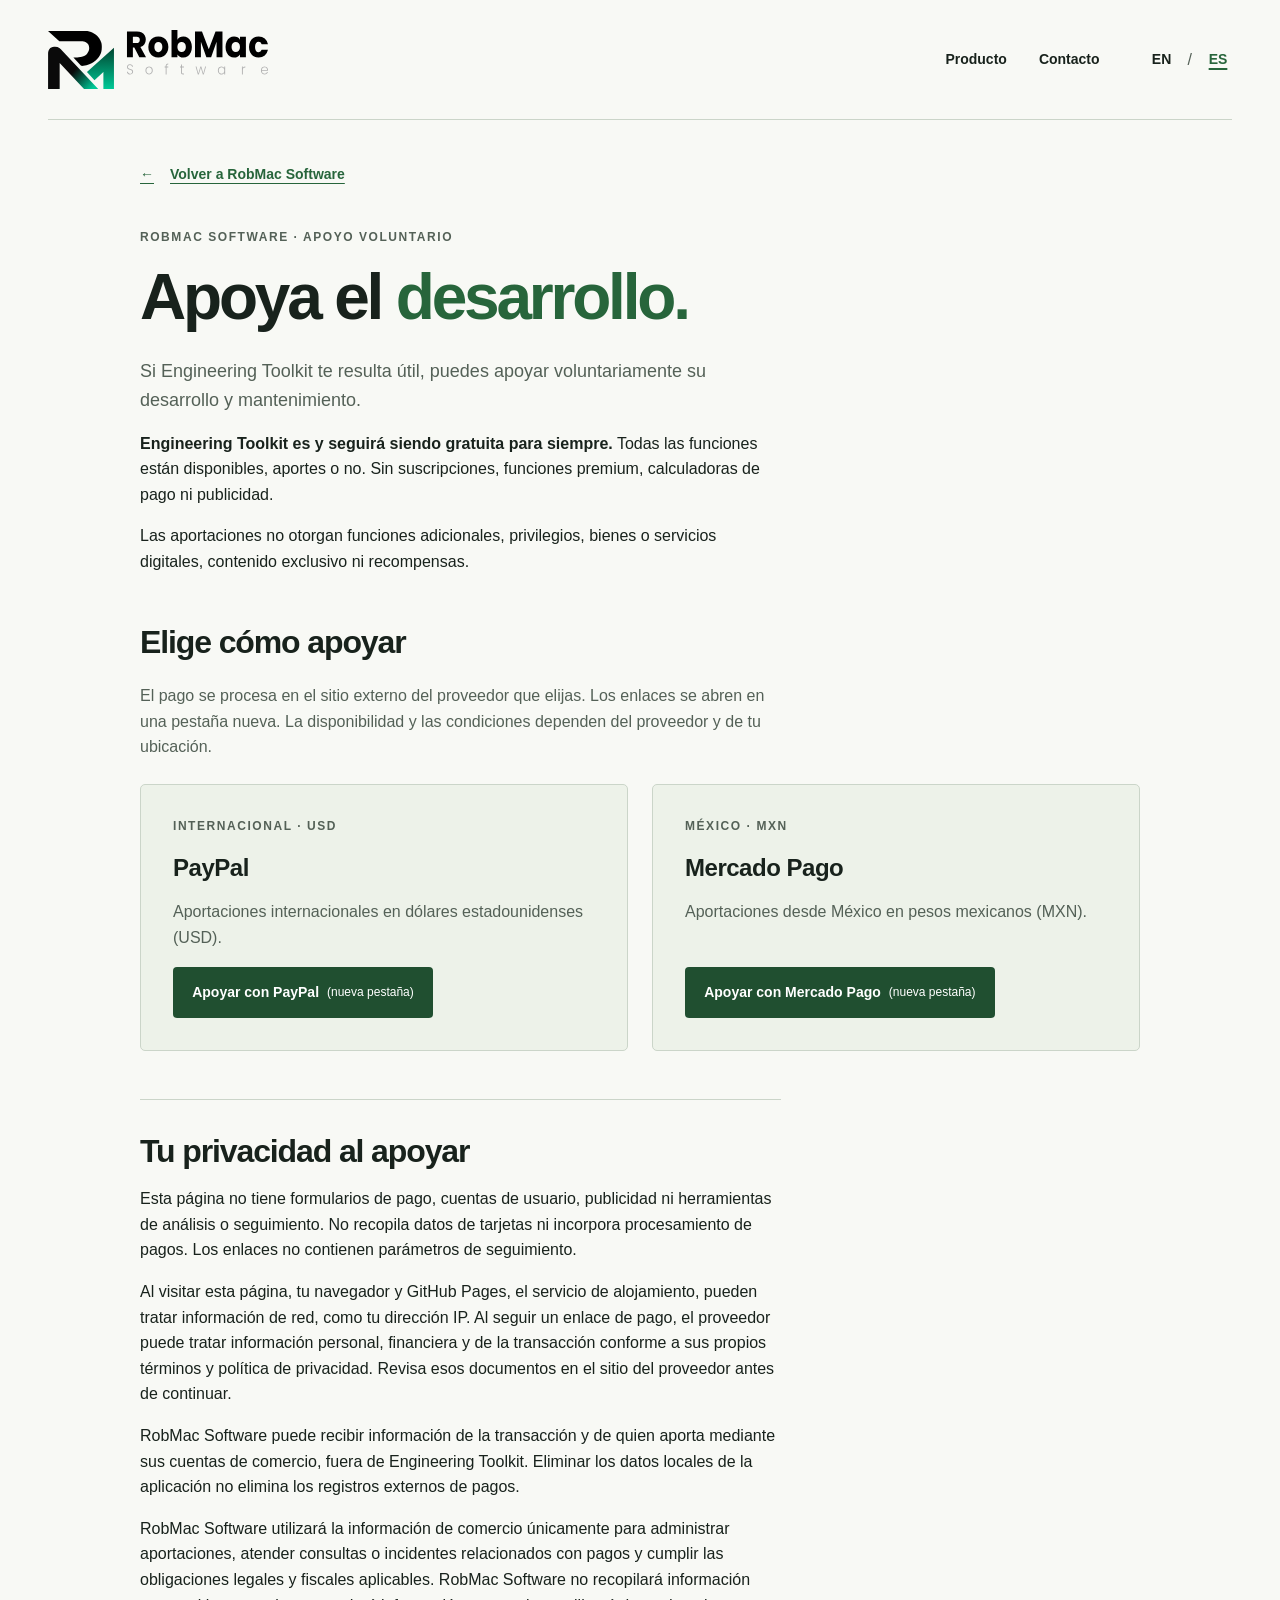
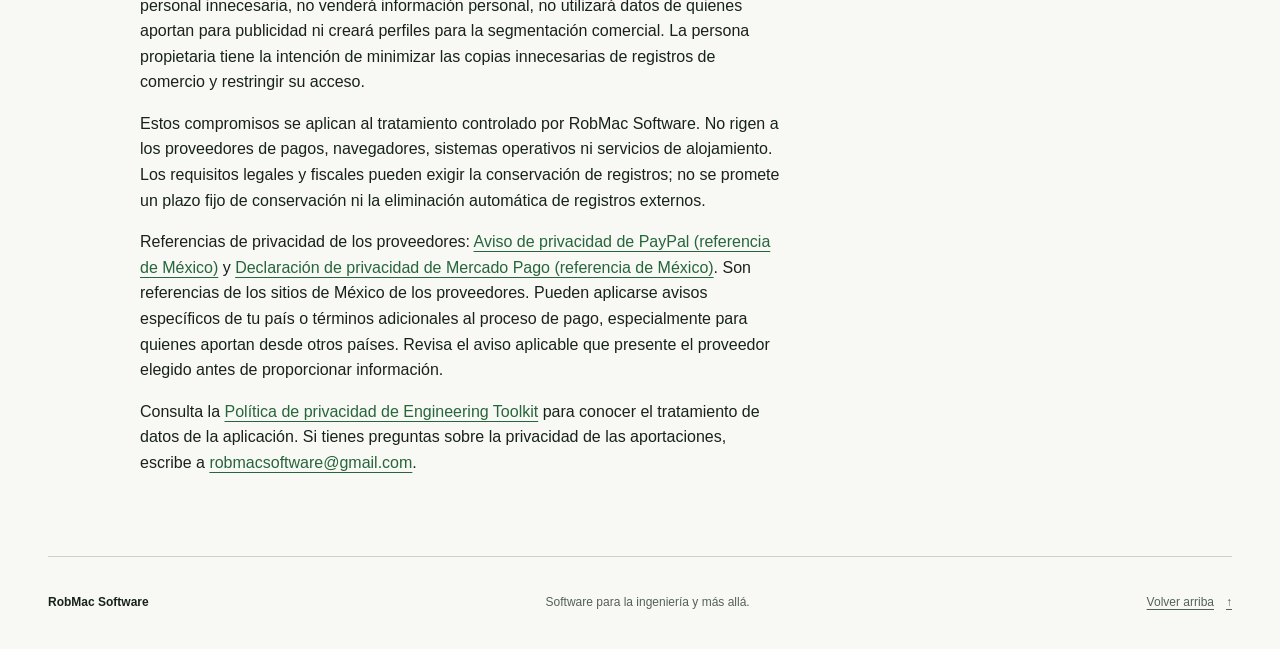
<file: es/support/index.html>
<!doctype html>
<html lang="es">
<head>
  <meta charset="utf-8">
  <meta name="viewport" content="width=device-width, initial-scale=1">
  <meta name="color-scheme" content="light dark">
  <meta name="description" content="Apoya voluntariamente a RobMac Software. Engineering Toolkit seguirá siendo gratuita para siempre, sin funciones de pago ni recompensas.">
  <title>Apoya el desarrollo | RobMac Software</title>
  <link rel="alternate" hreflang="en" href="https://robmacsoftware.github.io/support/">
  <link rel="alternate" hreflang="es" href="https://robmacsoftware.github.io/es/support/">
  <link rel="alternate" hreflang="x-default" href="https://robmacsoftware.github.io/support/">
  <link rel="canonical" href="https://robmacsoftware.github.io/es/support/">
  <meta name="referrer" content="no-referrer">
  <link rel="icon" type="image/svg+xml" href="../../assets/images/RobMac_App_Black.svg">
  <link rel="stylesheet" href="../../assets/css/styles.css">
</head>
<body>
  <a class="skip-link" href="#main">Saltar al contenido</a>
  <header class="site-header wrap">
    <a class="brand" href="../" aria-label="Inicio de RobMac Software">
      <picture>
        <source media="(prefers-color-scheme: dark)" srcset="../../assets/images/RobMac_Logo_Oscuro.svg">
        <img src="../../assets/images/RobMac_Logo_Claro.svg" alt="RobMac Software" width="272" height="72">
      </picture>
    </a>
    <nav class="language-nav language-nav--mobile" aria-label="Idioma">
      <a href="../../support/" lang="en" hreflang="en" aria-label="English">EN</a>
      <span aria-hidden="true">/</span>
      <a href="./" lang="es" hreflang="es" aria-current="page" aria-label="Español">ES</a>
    </nav>
    <nav class="primary-nav" aria-label="Navegación principal">
      <a href="../#product">Producto</a>
      <a href="../#contact">Contacto</a>
    </nav>
    <nav class="language-nav language-nav--desktop" aria-label="Idioma">
      <a href="../../support/" lang="en" hreflang="en" aria-label="English">EN</a>
      <span aria-hidden="true">/</span>
      <a href="./" lang="es" hreflang="es" aria-current="page" aria-label="Español">ES</a>
    </nav>
  </header>

  <main id="main" class="support-page wrap" tabindex="-1">
    <a class="text-link privacy-back" href="../"><span aria-hidden="true">←</span> Volver a RobMac Software</a>
    <header class="support-heading">
      <p class="eyebrow">RobMac Software · Apoyo voluntario</p>
      <h1>Apoya el <span>desarrollo.</span></h1>
      <p class="support-intro">Si Engineering Toolkit te resulta útil, puedes apoyar voluntariamente su desarrollo y mantenimiento.</p>
      <p><strong>Engineering Toolkit es y seguirá siendo gratuita para siempre.</strong> Todas las funciones están disponibles, aportes o no. Sin suscripciones, funciones premium, calculadoras de pago ni publicidad.</p>
      <p>Las aportaciones no otorgan funciones adicionales, privilegios, bienes o servicios digitales, contenido exclusivo ni recompensas.</p>
    </header>
    <section class="support-options" aria-labelledby="options-title">
      <div class="section-heading"><h2 id="options-title">Elige cómo apoyar</h2></div>
      <p class="support-note" id="external-notice">El pago se procesa en el sitio externo del proveedor que elijas. Los enlaces se abren en una pestaña nueva. La disponibilidad y las condiciones dependen del proveedor y de tu ubicación.</p>
      <div class="support-grid">
        <article class="support-card" aria-labelledby="paypal-title">
          <p class="eyebrow">Internacional · USD</p>
          <h3 id="paypal-title">PayPal</h3>
          <p>Aportaciones internacionales en dólares estadounidenses (USD).</p>
          <a class="button" href="https://www.paypal.com/ncp/payment/CKD4M9EU2QCD2" target="_blank" rel="noopener noreferrer" referrerpolicy="no-referrer">Apoyar con PayPal <span class="support-tab-note">(nueva pestaña)</span></a>
        </article>
        <article class="support-card" aria-labelledby="mercado-title">
          <p class="eyebrow">México · MXN</p>
          <h3 id="mercado-title">Mercado Pago</h3>
          <p>Aportaciones desde México en pesos mexicanos (MXN).</p>
          <a class="button" href="https://link.mercadopago.com.mx/robmacsoftware" target="_blank" rel="noopener noreferrer" referrerpolicy="no-referrer">Apoyar con Mercado Pago <span class="support-tab-note">(nueva pestaña)</span></a>
        </article>
      </div>
    </section>
    <section class="support-privacy" aria-labelledby="support-privacy-title">
      <h2 id="support-privacy-title">Tu privacidad al apoyar</h2>
      <p>Esta página no tiene formularios de pago, cuentas de usuario, publicidad ni herramientas de análisis o seguimiento. No recopila datos de tarjetas ni incorpora procesamiento de pagos. Los enlaces no contienen parámetros de seguimiento.</p>
      <p>Al visitar esta página, tu navegador y GitHub Pages, el servicio de alojamiento, pueden tratar información de red, como tu dirección IP. Al seguir un enlace de pago, el proveedor puede tratar información personal, financiera y de la transacción conforme a sus propios términos y política de privacidad. Revisa esos documentos en el sitio del proveedor antes de continuar.</p>
      <p>RobMac Software puede recibir información de la transacción y de quien aporta mediante sus cuentas de comercio, fuera de Engineering Toolkit. Eliminar los datos locales de la aplicación no elimina los registros externos de pagos.</p>
      <p>RobMac Software utilizará la información de comercio únicamente para administrar aportaciones, atender consultas o incidentes relacionados con pagos y cumplir las obligaciones legales y fiscales aplicables. RobMac Software no recopilará información personal innecesaria, no venderá información personal, no utilizará datos de quienes aportan para publicidad ni creará perfiles para la segmentación comercial. La persona propietaria tiene la intención de minimizar las copias innecesarias de registros de comercio y restringir su acceso.</p>
      <p>Estos compromisos se aplican al tratamiento controlado por RobMac Software. No rigen a los proveedores de pagos, navegadores, sistemas operativos ni servicios de alojamiento. Los requisitos legales y fiscales pueden exigir la conservación de registros; no se promete un plazo fijo de conservación ni la eliminación automática de registros externos.</p>
      <p>Referencias de privacidad de los proveedores: <a href="https://www.paypal.com/mx/legalhub/paypal/privacy-full" rel="noreferrer" referrerpolicy="no-referrer">Aviso de privacidad de PayPal (referencia de México)</a> y <a href="https://www.mercadopago.com.mx/privacidad/declaracion-privacidad/current" rel="noreferrer" referrerpolicy="no-referrer">Declaración de privacidad de Mercado Pago (referencia de México)</a>. Son referencias de los sitios de México de los proveedores. Pueden aplicarse avisos específicos de tu país o términos adicionales al proceso de pago, especialmente para quienes aportan desde otros países. Revisa el aviso aplicable que presente el proveedor elegido antes de proporcionar información.</p>
      <p>Consulta la <a href="../../engineering-toolkit/privacy/es/">Política de privacidad de Engineering Toolkit</a> para conocer el tratamiento de datos de la aplicación. Si tienes preguntas sobre la privacidad de las aportaciones, escribe a <a href="mailto:robmacsoftware@gmail.com">robmacsoftware@gmail.com</a>.</p>
    </section>
  </main>

  <footer class="site-footer wrap">
    <p>RobMac Software</p>
    <p>Software para la ingeniería y más allá.</p>
    <a href="#main">Volver arriba <span aria-hidden="true">↑</span></a>
  </footer>
</body>
</html>
</file>
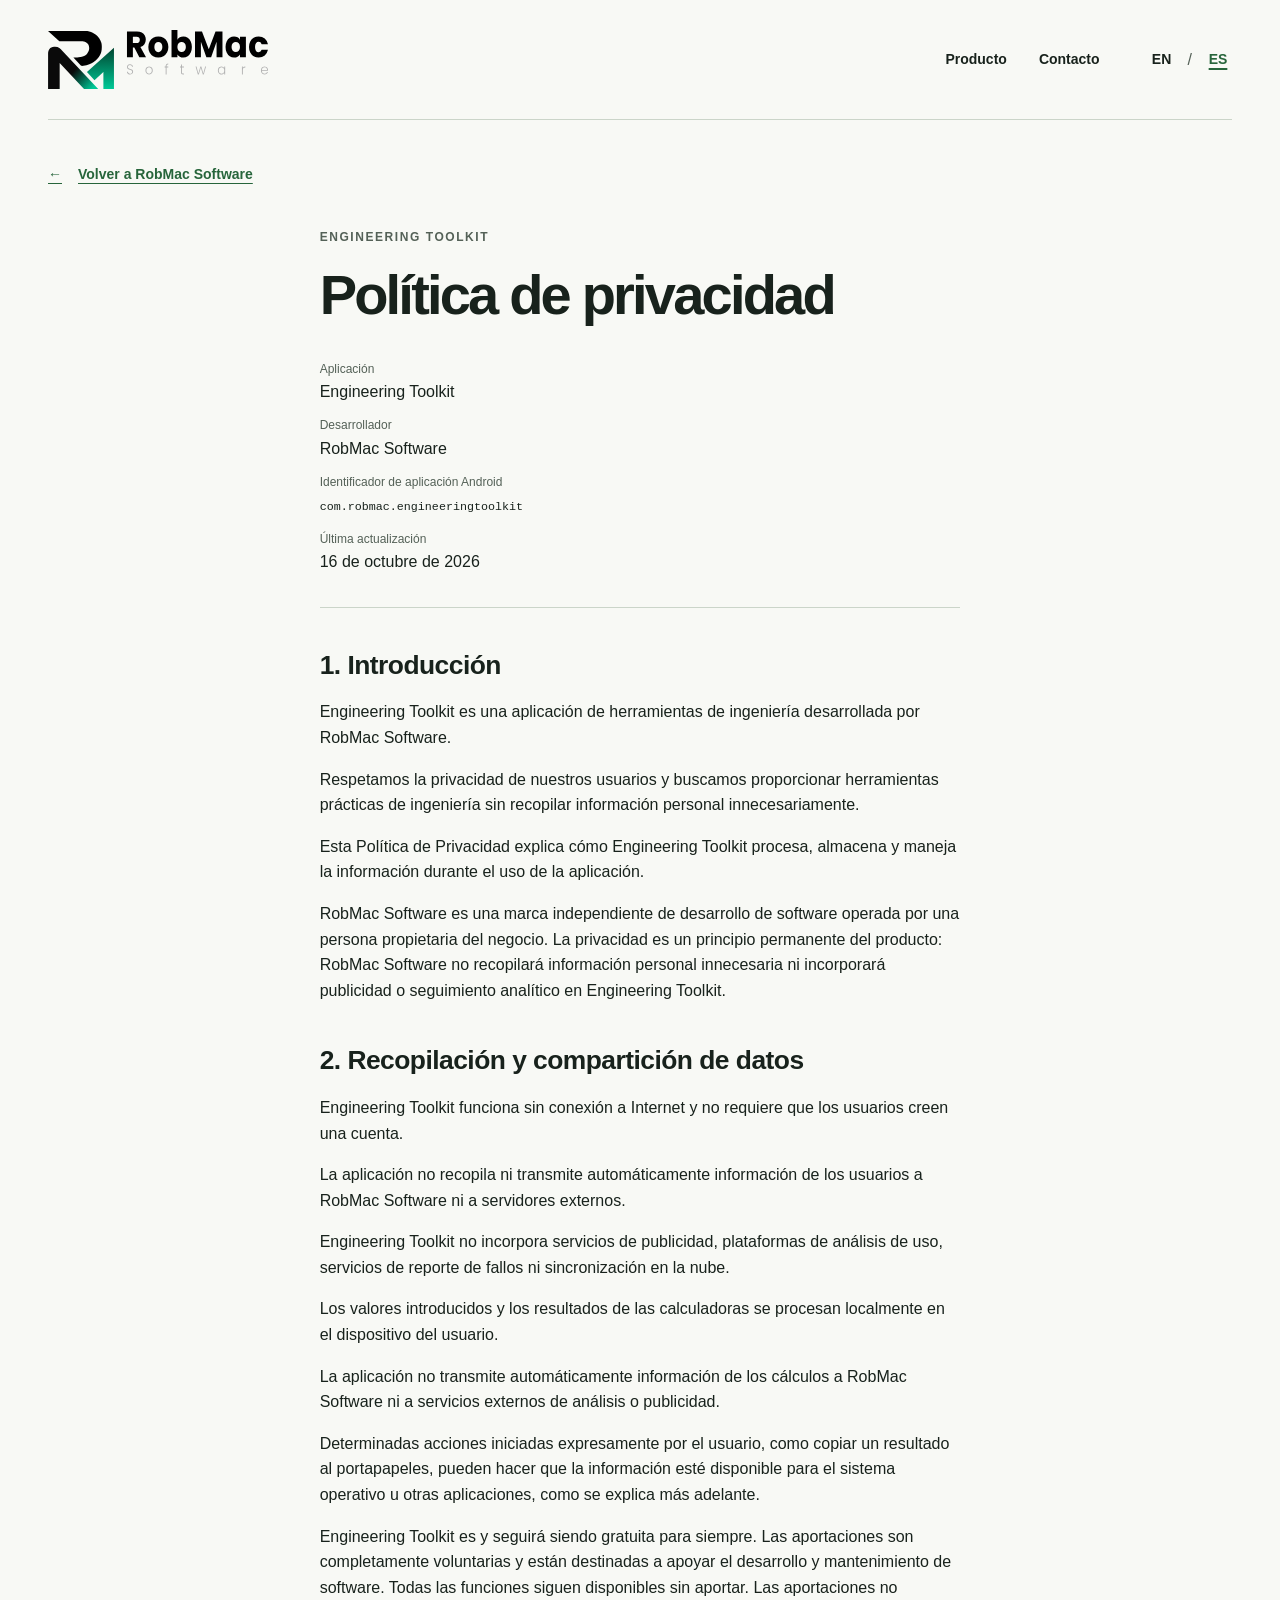
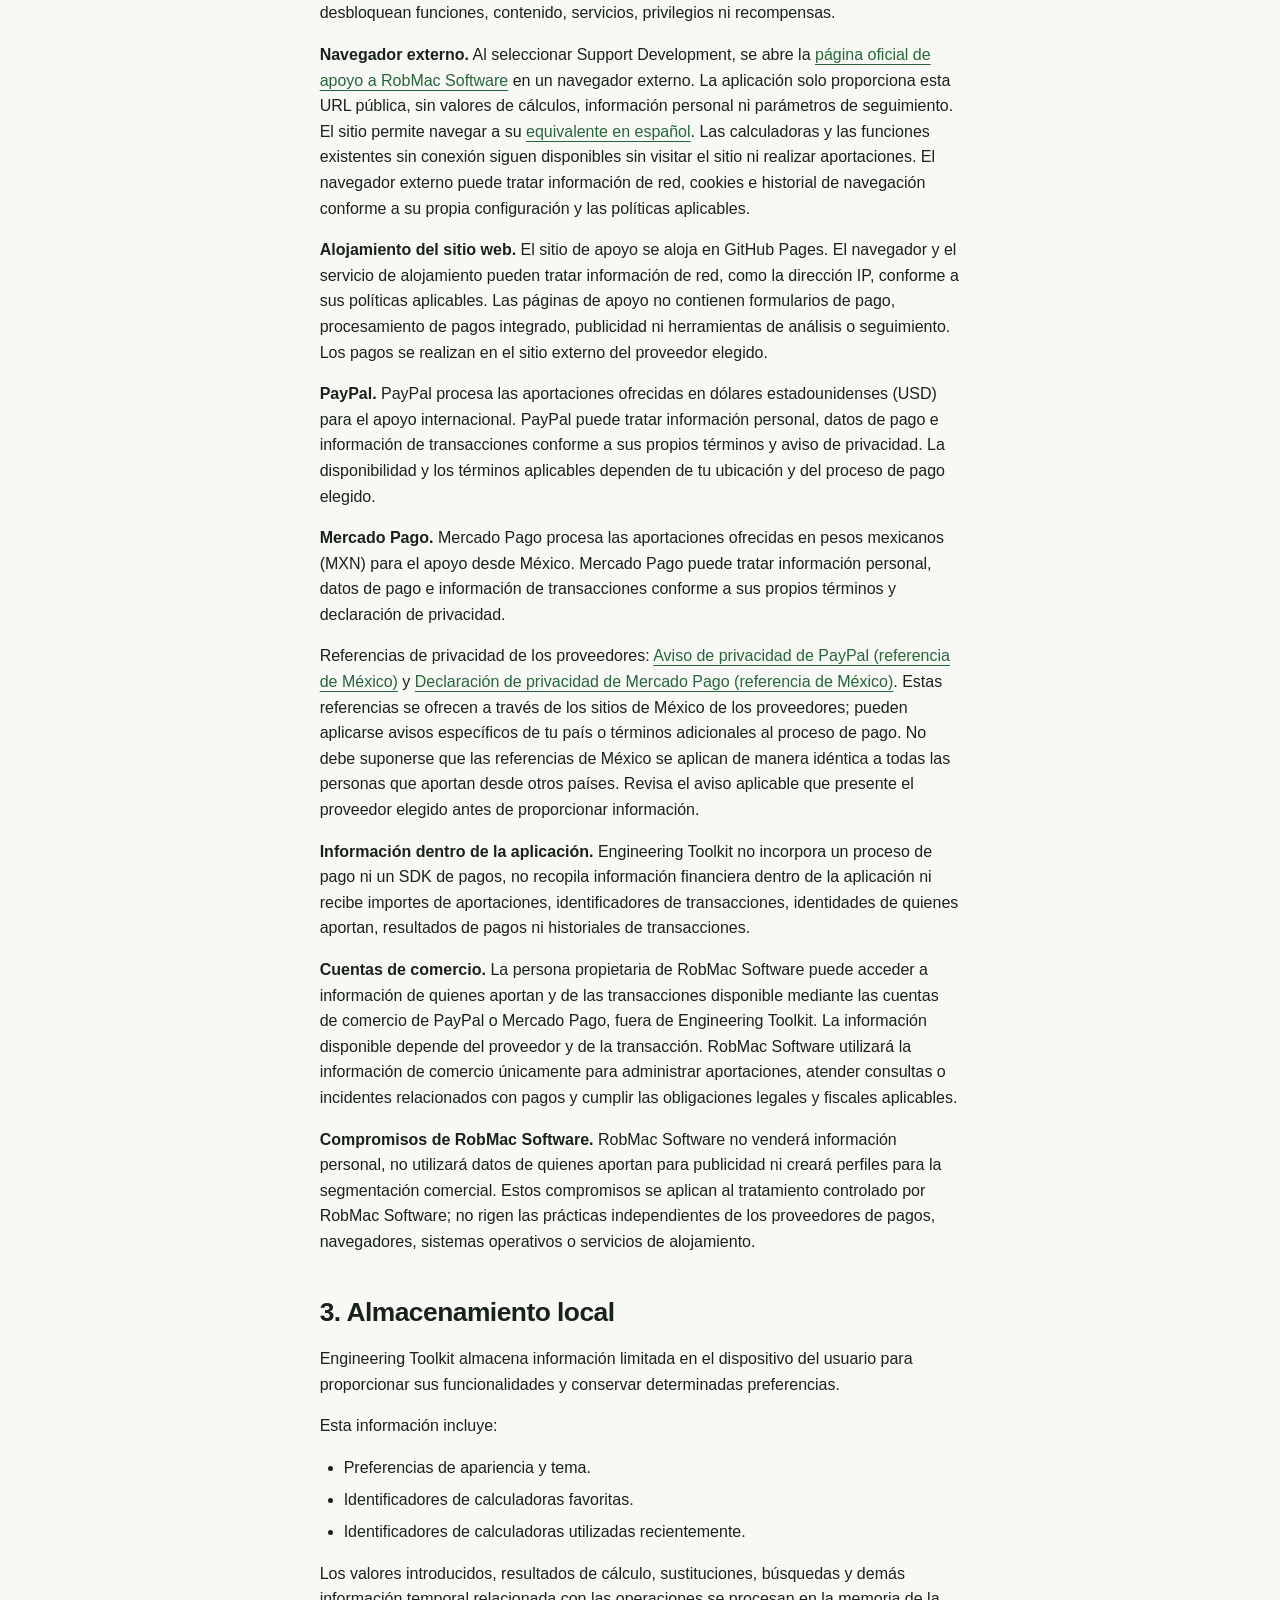
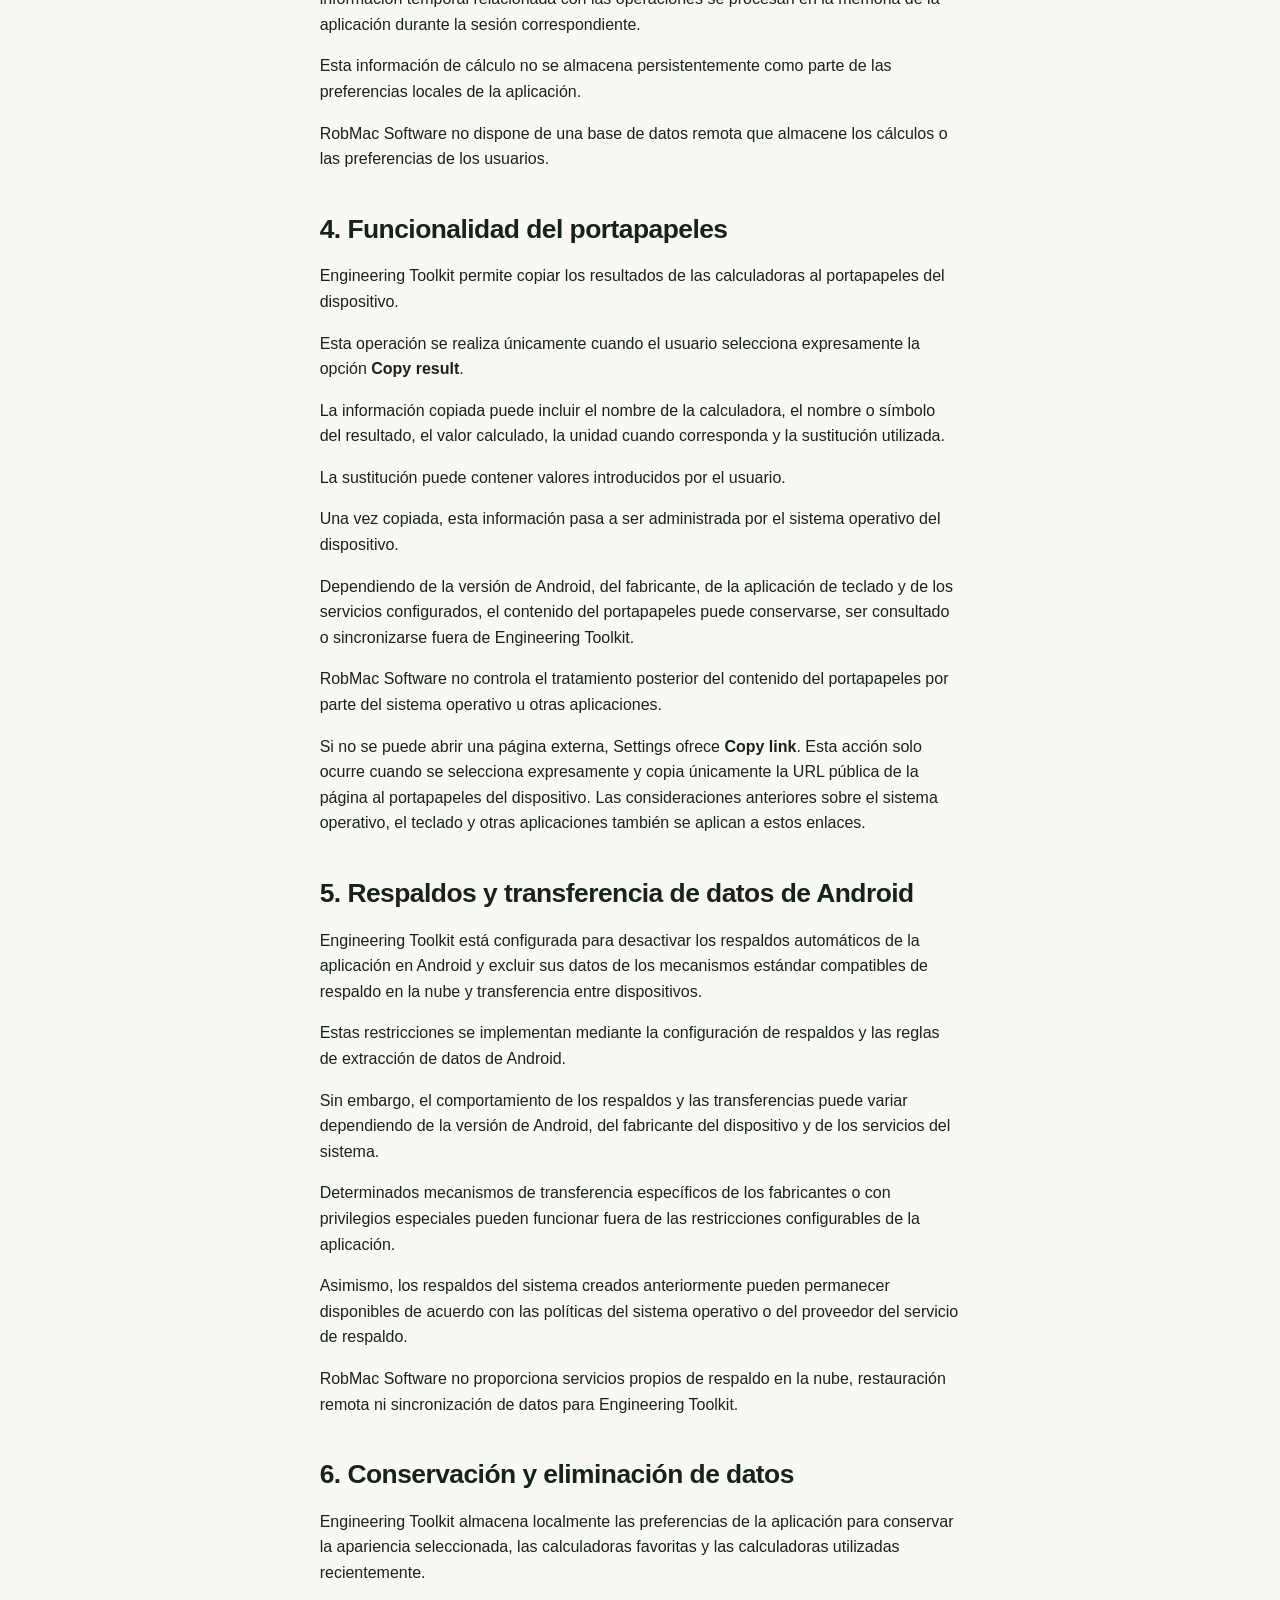
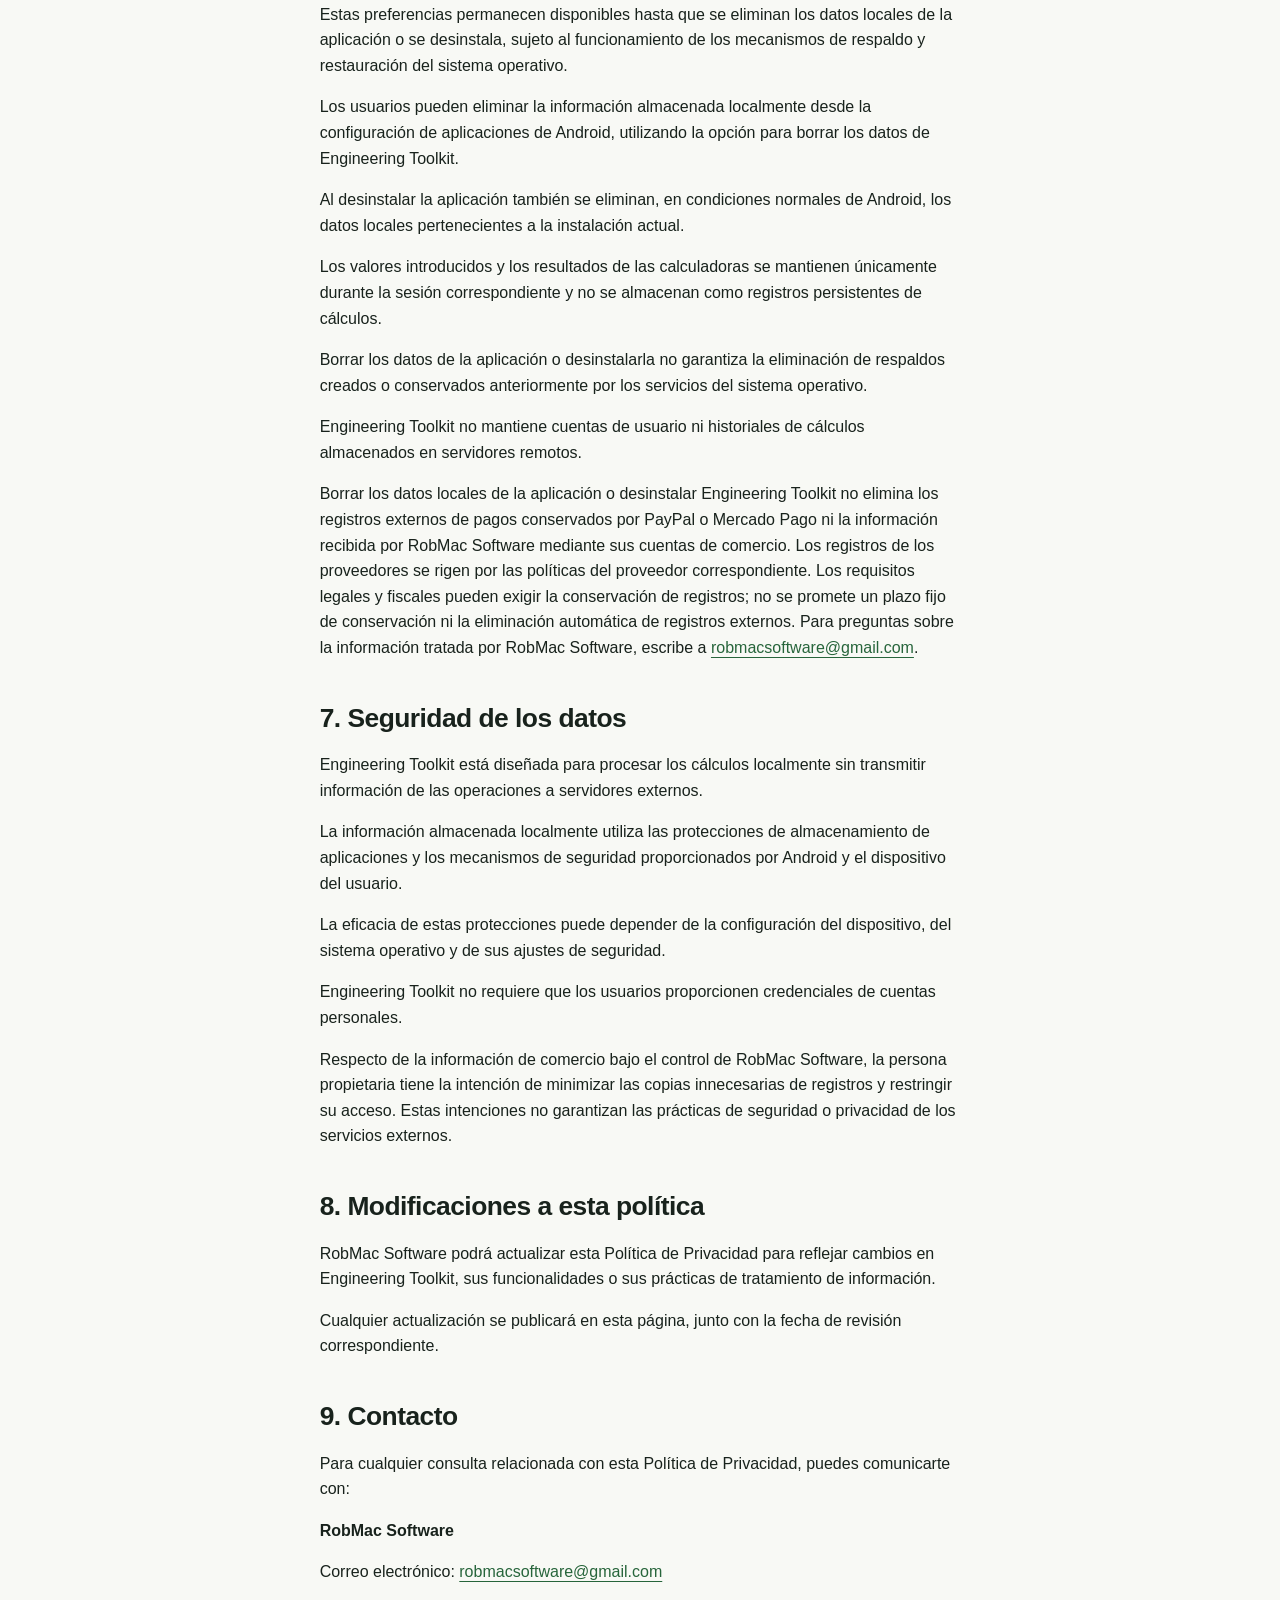
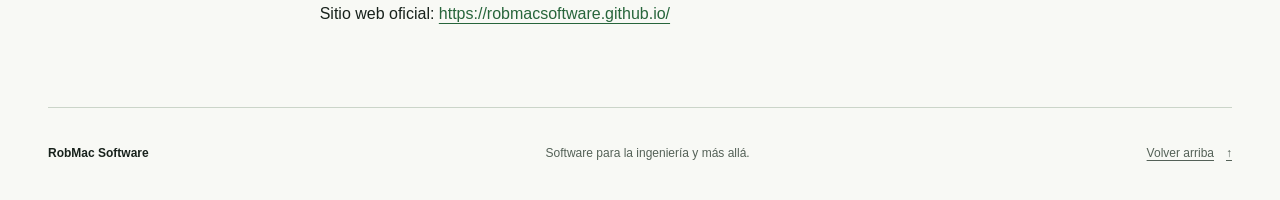
<file: engineering-toolkit/privacy/es/index.html>
<!doctype html>
<html lang="es">
<head>
  <meta charset="utf-8">
  <meta name="viewport" content="width=device-width, initial-scale=1">
  <meta name="color-scheme" content="light dark">
  <meta name="description" content="Política de privacidad — Engineering Toolkit, RobMac Software.">
  <title>Engineering Toolkit — Política de privacidad | RobMac Software</title>
  <link rel="canonical" href="https://robmacsoftware.github.io/engineering-toolkit/privacy/es/">
  <link rel="alternate" hreflang="en" href="https://robmacsoftware.github.io/engineering-toolkit/privacy/">
  <link rel="alternate" hreflang="es" href="https://robmacsoftware.github.io/engineering-toolkit/privacy/es/">
  <link rel="alternate" hreflang="x-default" href="https://robmacsoftware.github.io/engineering-toolkit/privacy/">
  <link rel="icon" type="image/svg+xml" href="../../../assets/images/RobMac_App_Black.svg">
  <link rel="stylesheet" href="../../../assets/css/styles.css">
</head>
<body>
  <a class="skip-link" href="#main">Saltar al contenido</a>
  <header class="site-header wrap">
    <a class="brand" href="../../../es/" aria-label="Inicio de RobMac Software">
      <picture>
        <source media="(prefers-color-scheme: dark)" srcset="../../../assets/images/RobMac_Logo_Oscuro.svg">
        <img src="../../../assets/images/RobMac_Logo_Claro.svg" alt="RobMac Software" width="272" height="72">
      </picture>
    </a>
    <nav class="language-nav language-nav--mobile" aria-label="Idioma">
      <a href="../" lang="en" hreflang="en" aria-label="English">EN</a>
      <span aria-hidden="true">/</span>
      <a href="./" lang="es" hreflang="es" aria-current="page" aria-label="Español">ES</a>
    </nav>
    <nav class="primary-nav" aria-label="Navegación principal">
      <a href="../../../es/#product">Producto</a>
      <a href="../../../es/#contact">Contacto</a>
    </nav>
    <nav class="language-nav language-nav--desktop" aria-label="Idioma">
      <a href="../" lang="en" hreflang="en" aria-label="English">EN</a>
      <span aria-hidden="true">/</span>
      <a href="./" lang="es" hreflang="es" aria-current="page" aria-label="Español">ES</a>
    </nav>
  </header>

  <main id="main" class="privacy-page wrap" tabindex="-1">
    <a class="text-link privacy-back" href="../../../es/"><span aria-hidden="true">←</span> Volver a RobMac Software</a>
    <article class="privacy-policy" aria-labelledby="policy-title">
      <header class="privacy-heading">
        <p class="eyebrow">Engineering Toolkit</p>
        <h1 id="policy-title">Política de privacidad</h1>
        <dl class="privacy-metadata">
          <div><dt>Aplicación</dt><dd>Engineering Toolkit</dd></div>
          <div><dt>Desarrollador</dt><dd>RobMac Software</dd></div>
          <div><dt>Identificador de aplicación Android</dt><dd><code>com.robmac.engineeringtoolkit</code></dd></div>
          <div><dt>Última actualización</dt><dd>16 de octubre de 2026</dd></div>
        </dl>
      </header>
      <div class="privacy-content">
        <section aria-labelledby="policy-section-1">
          <h2 id="policy-section-1">1. Introducción</h2>
          <p>Engineering Toolkit es una aplicación de herramientas de ingeniería desarrollada por RobMac Software.</p>
          <p>Respetamos la privacidad de nuestros usuarios y buscamos proporcionar herramientas prácticas de ingeniería sin recopilar información personal innecesariamente.</p>
          <p>Esta Política de Privacidad explica cómo Engineering Toolkit procesa, almacena y maneja la información durante el uso de la aplicación.</p>
          <p>RobMac Software es una marca independiente de desarrollo de software operada por una persona propietaria del negocio. La privacidad es un principio permanente del producto: RobMac Software no recopilará información personal innecesaria ni incorporará publicidad o seguimiento analítico en Engineering Toolkit.</p>
        </section>
        <section aria-labelledby="policy-section-2">
          <h2 id="policy-section-2">2. Recopilación y compartición de datos</h2>
          <p>Engineering Toolkit funciona sin conexión a Internet y no requiere que los usuarios creen una cuenta.</p>
          <p>La aplicación no recopila ni transmite automáticamente información de los usuarios a RobMac Software ni a servidores externos.</p>
          <p>Engineering Toolkit no incorpora servicios de publicidad, plataformas de análisis de uso, servicios de reporte de fallos ni sincronización en la nube.</p>
          <p>Los valores introducidos y los resultados de las calculadoras se procesan localmente en el dispositivo del usuario.</p>
          <p>La aplicación no transmite automáticamente información de los cálculos a RobMac Software ni a servicios externos de análisis o publicidad.</p>
          <p>Determinadas acciones iniciadas expresamente por el usuario, como copiar un resultado al portapapeles, pueden hacer que la información esté disponible para el sistema operativo u otras aplicaciones, como se explica más adelante.</p>
          <p>Engineering Toolkit es y seguirá siendo gratuita para siempre. Las aportaciones son completamente voluntarias y están destinadas a apoyar el desarrollo y mantenimiento de software. Todas las funciones siguen disponibles sin aportar. Las aportaciones no desbloquean funciones, contenido, servicios, privilegios ni recompensas.</p>
          <p><strong>Navegador externo.</strong> Al seleccionar Support Development, se abre la <a href="../../../support/" lang="en" hreflang="en">página oficial de apoyo a RobMac Software</a> en un navegador externo. La aplicación solo proporciona esta URL pública, sin valores de cálculos, información personal ni parámetros de seguimiento. El sitio permite navegar a su <a href="../../../es/support/">equivalente en español</a>. Las calculadoras y las funciones existentes sin conexión siguen disponibles sin visitar el sitio ni realizar aportaciones. El navegador externo puede tratar información de red, cookies e historial de navegación conforme a su propia configuración y las políticas aplicables.</p>
          <p><strong>Alojamiento del sitio web.</strong> El sitio de apoyo se aloja en GitHub Pages. El navegador y el servicio de alojamiento pueden tratar información de red, como la dirección IP, conforme a sus políticas aplicables. Las páginas de apoyo no contienen formularios de pago, procesamiento de pagos integrado, publicidad ni herramientas de análisis o seguimiento. Los pagos se realizan en el sitio externo del proveedor elegido.</p>
          <p><strong>PayPal.</strong> PayPal procesa las aportaciones ofrecidas en dólares estadounidenses (USD) para el apoyo internacional. PayPal puede tratar información personal, datos de pago e información de transacciones conforme a sus propios términos y aviso de privacidad. La disponibilidad y los términos aplicables dependen de tu ubicación y del proceso de pago elegido.</p>
          <p><strong>Mercado Pago.</strong> Mercado Pago procesa las aportaciones ofrecidas en pesos mexicanos (MXN) para el apoyo desde México. Mercado Pago puede tratar información personal, datos de pago e información de transacciones conforme a sus propios términos y declaración de privacidad.</p>
          <p>Referencias de privacidad de los proveedores: <a href="https://www.paypal.com/mx/legalhub/paypal/privacy-full" rel="noreferrer" referrerpolicy="no-referrer">Aviso de privacidad de PayPal (referencia de México)</a> y <a href="https://www.mercadopago.com.mx/privacidad/declaracion-privacidad/current" rel="noreferrer" referrerpolicy="no-referrer">Declaración de privacidad de Mercado Pago (referencia de México)</a>. Estas referencias se ofrecen a través de los sitios de México de los proveedores; pueden aplicarse avisos específicos de tu país o términos adicionales al proceso de pago. No debe suponerse que las referencias de México se aplican de manera idéntica a todas las personas que aportan desde otros países. Revisa el aviso aplicable que presente el proveedor elegido antes de proporcionar información.</p>
          <p><strong>Información dentro de la aplicación.</strong> Engineering Toolkit no incorpora un proceso de pago ni un SDK de pagos, no recopila información financiera dentro de la aplicación ni recibe importes de aportaciones, identificadores de transacciones, identidades de quienes aportan, resultados de pagos ni historiales de transacciones.</p>
          <p><strong>Cuentas de comercio.</strong> La persona propietaria de RobMac Software puede acceder a información de quienes aportan y de las transacciones disponible mediante las cuentas de comercio de PayPal o Mercado Pago, fuera de Engineering Toolkit. La información disponible depende del proveedor y de la transacción. RobMac Software utilizará la información de comercio únicamente para administrar aportaciones, atender consultas o incidentes relacionados con pagos y cumplir las obligaciones legales y fiscales aplicables.</p>
          <p><strong>Compromisos de RobMac Software.</strong> RobMac Software no venderá información personal, no utilizará datos de quienes aportan para publicidad ni creará perfiles para la segmentación comercial. Estos compromisos se aplican al tratamiento controlado por RobMac Software; no rigen las prácticas independientes de los proveedores de pagos, navegadores, sistemas operativos o servicios de alojamiento.</p>
        </section>
        <section aria-labelledby="policy-section-3">
          <h2 id="policy-section-3">3. Almacenamiento local</h2>
          <p>Engineering Toolkit almacena información limitada en el dispositivo del usuario para proporcionar sus funcionalidades y conservar determinadas preferencias.</p>
          <p>Esta información incluye:</p>
          <ul>
            <li>Preferencias de apariencia y tema.</li>
            <li>Identificadores de calculadoras favoritas.</li>
            <li>Identificadores de calculadoras utilizadas recientemente.</li>
          </ul>
          <p>Los valores introducidos, resultados de cálculo, sustituciones, búsquedas y demás información temporal relacionada con las operaciones se procesan en la memoria de la aplicación durante la sesión correspondiente.</p>
          <p>Esta información de cálculo no se almacena persistentemente como parte de las preferencias locales de la aplicación.</p>
          <p>RobMac Software no dispone de una base de datos remota que almacene los cálculos o las preferencias de los usuarios.</p>
        </section>
        <section aria-labelledby="policy-section-4">
          <h2 id="policy-section-4">4. Funcionalidad del portapapeles</h2>
          <p>Engineering Toolkit permite copiar los resultados de las calculadoras al portapapeles del dispositivo.</p>
          <p>Esta operación se realiza únicamente cuando el usuario selecciona expresamente la opción <strong>Copy result</strong>.</p>
          <p>La información copiada puede incluir el nombre de la calculadora, el nombre o símbolo del resultado, el valor calculado, la unidad cuando corresponda y la sustitución utilizada.</p>
          <p>La sustitución puede contener valores introducidos por el usuario.</p>
          <p>Una vez copiada, esta información pasa a ser administrada por el sistema operativo del dispositivo.</p>
          <p>Dependiendo de la versión de Android, del fabricante, de la aplicación de teclado y de los servicios configurados, el contenido del portapapeles puede conservarse, ser consultado o sincronizarse fuera de Engineering Toolkit.</p>
          <p>RobMac Software no controla el tratamiento posterior del contenido del portapapeles por parte del sistema operativo u otras aplicaciones.</p>
          <p>Si no se puede abrir una página externa, Settings ofrece <strong>Copy link</strong>. Esta acción solo ocurre cuando se selecciona expresamente y copia únicamente la URL pública de la página al portapapeles del dispositivo. Las consideraciones anteriores sobre el sistema operativo, el teclado y otras aplicaciones también se aplican a estos enlaces.</p>
        </section>
        <section aria-labelledby="policy-section-5">
          <h2 id="policy-section-5">5. Respaldos y transferencia de datos de Android</h2>
          <p>Engineering Toolkit está configurada para desactivar los respaldos automáticos de la aplicación en Android y excluir sus datos de los mecanismos estándar compatibles de respaldo en la nube y transferencia entre dispositivos.</p>
          <p>Estas restricciones se implementan mediante la configuración de respaldos y las reglas de extracción de datos de Android.</p>
          <p>Sin embargo, el comportamiento de los respaldos y las transferencias puede variar dependiendo de la versión de Android, del fabricante del dispositivo y de los servicios del sistema.</p>
          <p>Determinados mecanismos de transferencia específicos de los fabricantes o con privilegios especiales pueden funcionar fuera de las restricciones configurables de la aplicación.</p>
          <p>Asimismo, los respaldos del sistema creados anteriormente pueden permanecer disponibles de acuerdo con las políticas del sistema operativo o del proveedor del servicio de respaldo.</p>
          <p>RobMac Software no proporciona servicios propios de respaldo en la nube, restauración remota ni sincronización de datos para Engineering Toolkit.</p>
        </section>
        <section aria-labelledby="policy-section-6">
          <h2 id="policy-section-6">6. Conservación y eliminación de datos</h2>
          <p>Engineering Toolkit almacena localmente las preferencias de la aplicación para conservar la apariencia seleccionada, las calculadoras favoritas y las calculadoras utilizadas recientemente.</p>
          <p>Estas preferencias permanecen disponibles hasta que se eliminan los datos locales de la aplicación o se desinstala, sujeto al funcionamiento de los mecanismos de respaldo y restauración del sistema operativo.</p>
          <p>Los usuarios pueden eliminar la información almacenada localmente desde la configuración de aplicaciones de Android, utilizando la opción para borrar los datos de Engineering Toolkit.</p>
          <p>Al desinstalar la aplicación también se eliminan, en condiciones normales de Android, los datos locales pertenecientes a la instalación actual.</p>
          <p>Los valores introducidos y los resultados de las calculadoras se mantienen únicamente durante la sesión correspondiente y no se almacenan como registros persistentes de cálculos.</p>
          <p>Borrar los datos de la aplicación o desinstalarla no garantiza la eliminación de respaldos creados o conservados anteriormente por los servicios del sistema operativo.</p>
          <p>Engineering Toolkit no mantiene cuentas de usuario ni historiales de cálculos almacenados en servidores remotos.</p>
          <p>Borrar los datos locales de la aplicación o desinstalar Engineering Toolkit no elimina los registros externos de pagos conservados por PayPal o Mercado Pago ni la información recibida por RobMac Software mediante sus cuentas de comercio. Los registros de los proveedores se rigen por las políticas del proveedor correspondiente. Los requisitos legales y fiscales pueden exigir la conservación de registros; no se promete un plazo fijo de conservación ni la eliminación automática de registros externos. Para preguntas sobre la información tratada por RobMac Software, escribe a <a href="mailto:robmacsoftware@gmail.com">robmacsoftware@gmail.com</a>.</p>
        </section>
        <section aria-labelledby="policy-section-7">
          <h2 id="policy-section-7">7. Seguridad de los datos</h2>
          <p>Engineering Toolkit está diseñada para procesar los cálculos localmente sin transmitir información de las operaciones a servidores externos.</p>
          <p>La información almacenada localmente utiliza las protecciones de almacenamiento de aplicaciones y los mecanismos de seguridad proporcionados por Android y el dispositivo del usuario.</p>
          <p>La eficacia de estas protecciones puede depender de la configuración del dispositivo, del sistema operativo y de sus ajustes de seguridad.</p>
          <p>Engineering Toolkit no requiere que los usuarios proporcionen credenciales de cuentas personales.</p>
          <p>Respecto de la información de comercio bajo el control de RobMac Software, la persona propietaria tiene la intención de minimizar las copias innecesarias de registros y restringir su acceso. Estas intenciones no garantizan las prácticas de seguridad o privacidad de los servicios externos.</p>
        </section>
        <section aria-labelledby="policy-section-8">
          <h2 id="policy-section-8">8. Modificaciones a esta política</h2>
          <p>RobMac Software podrá actualizar esta Política de Privacidad para reflejar cambios en Engineering Toolkit, sus funcionalidades o sus prácticas de tratamiento de información.</p>
          <p>Cualquier actualización se publicará en esta página, junto con la fecha de revisión correspondiente.</p>
        </section>
        <section aria-labelledby="policy-section-9">
          <h2 id="policy-section-9">9. Contacto</h2>
          <p>Para cualquier consulta relacionada con esta Política de Privacidad, puedes comunicarte con:</p>
          <p><strong>RobMac Software</strong></p>
          <p>Correo electrónico: <a href="mailto:robmacsoftware@gmail.com">robmacsoftware@gmail.com</a></p>
          <p>Sitio web oficial: <a href="https://robmacsoftware.github.io/">https://robmacsoftware.github.io/</a></p>
        </section>
      </div>
    </article>
  </main>

  <footer class="site-footer wrap">
    <p>RobMac Software</p>
    <p>Software para la ingeniería y más allá.</p>
    <a href="#main">Volver arriba <span aria-hidden="true">↑</span></a>
  </footer>
</body>
</html>
</file>
<file: assets/css/styles.css>
/* Shared design tokens; the browser chooses the theme without JavaScript. */
:root {
  color-scheme: light dark;
  --background: #f8f9f5;
  --surface: #edf2e9;
  --text: #18221c;
  --muted: #546157;
  --accent: #27653b;
  --line: #cbd5c9;
  --button: #204f30;
  --button-text: #ffffff;
  --focus: #21643a;
  --art-background: #e5ecdf;
}

@media (prefers-color-scheme: dark) {
  :root {
    --background: #111813;
    --surface: #1c2920;
    --text: #edf2e9;
    --muted: #b0beb2;
    --accent: #9bd18a;
    --line: #3e5142;
    --button: #a8d99a;
    --button-text: #142218;
    --focus: #b5e6a7;
    /* The original color monogram retains its intended pale backdrop. */
    --art-background: #e5ecdf;
  }
}

/* Base and keyboard accessibility. */
* { box-sizing: border-box; }
html { scroll-padding-top: 2rem; }
body {
  margin: 0;
  background: var(--background);
  color: var(--text);
  font-family: -apple-system, BlinkMacSystemFont, "Segoe UI", sans-serif;
  line-height: 1.6;
  -webkit-font-smoothing: antialiased;
}
img { display: block; max-width: 100%; height: auto; }
a { color: inherit; text-underline-offset: .25em; }
a:focus-visible { outline: 3px solid var(--focus); outline-offset: 5px; border-radius: 3px; }
main:focus { outline: none; }
section { scroll-margin-top: 2rem; }
h1, h2, p, dl, dd { margin: 0; }
.wrap { width: min(1200px, calc(100% - 6rem)); margin-inline: auto; }
.skip-link {
  position: absolute;
  top: 1rem;
  left: 1rem;
  z-index: 10;
  padding: .75rem 1rem;
  background: var(--button);
  color: var(--button-text);
  transform: translateY(-200%);
}
.skip-link:focus { transform: translateY(0); }

/* Header and language navigation stay available at every screen size. */
.site-header { display: flex; align-items: center; gap: 3rem; min-height: 120px; border-bottom: 1px solid var(--line); }
.brand { display: block; width: 220px; flex-shrink: 0; }
.primary-nav { margin-left: auto; display: flex; gap: 2rem; }
.primary-nav a, .language-nav a { display: inline-flex; align-items: center; min-height: 44px; text-decoration: none; font-size: .875rem; font-weight: 600; }
.primary-nav a:hover, .language-nav a:hover { color: var(--accent); text-decoration: underline; }
.language-nav { display: flex; align-items: center; gap: .75rem; }
/* Only one selector participates in layout, accessibility and tab order. */
.language-nav--mobile { display: none; }
.language-nav a { min-width: 28px; justify-content: center; }
.language-nav span { color: var(--muted); }
.language-nav [aria-current="page"] { color: var(--accent); text-decoration: underline; text-decoration-thickness: 2px; }

/* Hero: typography leads; original brand artwork supplies the visual. */
.hero { display: grid; grid-template-columns: 1.65fr 1fr; align-items: center; gap: 4rem; padding-block: 6.5rem 7rem; }
.eyebrow { color: var(--muted); font-size: .75rem; font-weight: 650; text-transform: uppercase; letter-spacing: .13em; }
.hero .eyebrow { display: flex; align-items: center; gap: .8rem; margin-bottom: 1.8rem; }
.accent-line { width: 26px; height: 2px; background: var(--accent); flex-shrink: 0; }
h1 { max-width: 750px; font-size: clamp(2.7rem, 4.6vw, 4.5rem); line-height: 1.09; font-weight: 650; letter-spacing: -.05em; text-wrap: balance; }
h1 span { color: var(--accent); }
.hero-description { max-width: 440px; margin-block: 1.8rem 2rem; font-size: 1.125rem; color: var(--muted); }
.button { display: inline-flex; align-items: center; justify-content: center; gap: 1.5rem; padding: .9rem 1.2rem; background: var(--button); color: var(--button-text); border-radius: 4px; font-weight: 600; font-size: .875rem; text-decoration: none; }
.button:hover { text-decoration: underline; }
.button span { font-size: 1.2rem; }
.brand-art { position: relative; display: grid; place-items: center; aspect-ratio: 1 / 1.08; background: var(--art-background); border-radius: 5px 5px 70px 5px; overflow: hidden; }
.art-grid { position: absolute; inset: 0; background-image: linear-gradient(#204f3010 1px, transparent 1px), linear-gradient(90deg, #204f3010 1px, transparent 1px); background-size: 40px 40px; }
.brand-art img { position: relative; width: 74%; max-height: 75%; object-fit: contain; }
.art-caption { position: absolute; bottom: 1.5rem; left: 1.8rem; color: #344b38; font-size: .7rem; font-weight: 600; letter-spacing: .14em; text-transform: uppercase; }

/* Product and contact. */
.section-heading { display: flex; justify-content: space-between; align-items: center; margin-bottom: 1.4rem; }
.section-number { color: var(--muted); font-size: .8rem; }
.product-card { display: grid; grid-template-columns: 2fr 1fr; gap: 4rem; padding: 3rem; background: var(--surface); border: 1px solid var(--line); border-radius: 5px; }
.status { display: inline-flex; align-items: center; gap: .5rem; color: var(--accent); font-size: .75rem; font-weight: 650; margin-bottom: 1.25rem; }
.status span { width: 7px; height: 7px; border-radius: 50%; background: currentColor; }
h2 { font-size: clamp(1.9rem, 3vw, 2.5rem); line-height: 1.2; letter-spacing: -.035em; font-weight: 600; }
.product-copy > p:last-child { color: var(--muted); max-width: 590px; margin-top: 1rem; }
.product-details { display: flex; flex-direction: column; justify-content: space-between; border-left: 1px solid var(--line); padding-left: 3rem; gap: 2rem; }
dt { font-size: .75rem; color: var(--muted); margin-bottom: .3rem; }
dd { font-weight: 600; }
.text-link { display: inline-flex; align-items: center; justify-content: space-between; gap: 1rem; min-height: 44px; color: var(--accent); font-size: .875rem; font-weight: 600; }
.contact-section { display: grid; grid-template-columns: 1fr 1fr; gap: 4rem; padding-block: 6rem; }
.contact-section h2 { margin-top: 1rem; }
.contact-section p:last-child { color: var(--muted); max-width: 380px; margin-top: 1rem; font-size: .875rem; }
.contact-links { display: grid; align-content: center; }
.contact-links a { display: flex; flex-direction: column; gap: .35rem; padding-block: 1rem; border-bottom: 1px solid var(--line); text-decoration: none; }
.link-label { color: var(--muted); font-size: .75rem; }
.link-value { display: flex; justify-content: space-between; gap: .5rem; font-size: clamp(.875rem, 1.5vw, 1.125rem); overflow-wrap: anywhere; }
.contact-links a:hover .link-value { color: var(--accent); text-decoration: underline; }
.site-footer { display: flex; align-items: center; justify-content: space-between; gap: 2rem; padding-block: 1.5rem; border-top: 1px solid var(--line); font-size: .75rem; color: var(--muted); }
.site-footer p:first-child { color: var(--text); font-weight: 650; }
.site-footer a { display: inline-flex; align-items: center; gap: .75rem; min-height: 44px; }

/* Compact layouts retain full navigation without a script-driven menu. */
@media (max-width: 900px) {
  .wrap { width: calc(100% - 3rem); }
  .site-header { gap: 1.5rem; min-height: 100px; }
  .brand { width: 190px; }
  .hero { gap: 2rem; padding-block: 4rem; }
  .product-card { gap: 2rem; padding: 2rem; }
  .product-details { padding-left: 2rem; }
  .contact-section { gap: 2rem; padding-block: 4rem; }
}
@media (max-width: 640px) {
  .wrap { width: calc(100% - 2.5rem); }
  .site-header { flex-wrap: wrap; justify-content: space-between; gap: .5rem 1rem; padding-block: 1rem .75rem; }
  .brand { width: clamp(150px, 47vw, 175px); }
  .primary-nav { width: 100%; margin-left: 0; gap: 1.5rem; }
  .language-nav { gap: .4rem; }
  .language-nav--desktop { display: none; }
  .language-nav--mobile { display: flex; }
  .hero { grid-template-columns: 1fr; gap: 2.5rem; padding-block: 3rem; }
  .hero .eyebrow { font-size: .65rem; letter-spacing: .09em; }
  h1 { font-size: clamp(2.5rem, 10vw, 3.5rem); }
  .hero-description { font-size: 1rem; }
  .brand-art { aspect-ratio: 1.5; border-bottom-right-radius: 50px; }
  .brand-art img { width: 49%; max-height: 70%; }
  .product-card { grid-template-columns: 1fr; gap: 2rem; padding: 1.5rem; }
  .product-details { border-left: 0; border-top: 1px solid var(--line); padding: 1.25rem 0 0; gap: 1rem; }
  .contact-section { grid-template-columns: 1fr; gap: 1.5rem; padding-block: 3rem; }
  .link-value { font-size: .9375rem; }
  .site-footer { flex-wrap: wrap; gap: .5rem 1.5rem; }
  .site-footer p:nth-child(2) { width: 100%; order: 3; }
}
@media (forced-colors: active) {
  .button, .product-card { border: 1px solid ButtonText; }
  .language-nav [aria-current="page"] { text-decoration: underline; }
}

/* Privacy documents share the existing brand, themes and navigation. */
.product-links { display: grid; gap: .25rem; }
.privacy-page { padding-block: 2rem 5rem; }
.privacy-back { justify-content: flex-start; margin-bottom: 2rem; }
.privacy-policy { max-width: 72ch; margin-inline: auto; overflow-wrap: anywhere; }
.privacy-heading { padding-bottom: 2rem; border-bottom: 1px solid var(--line); }
.privacy-heading .eyebrow { margin-bottom: 1rem; }
.privacy-heading h1 { font-size: clamp(2.25rem, 5vw, 3.5rem); line-height: 1.15; }
.privacy-metadata { display: grid; gap: .75rem; margin-top: 2rem; }
.privacy-metadata dt { margin: 0; }
.privacy-metadata dd { font-weight: 400; }
.privacy-metadata code { font-size: .9em; }
.privacy-content section { margin-top: 2.5rem; }
.privacy-content h2 { font-size: clamp(1.35rem, 3vw, 1.65rem); line-height: 1.35; letter-spacing: -.02em; }
.privacy-content p, .privacy-content ul { margin: 1rem 0 0; }
.privacy-content ul { padding-left: 1.5rem; }
.privacy-content li + li { margin-top: .4rem; }
.privacy-content a { color: var(--accent); }

/* Voluntary support uses the existing type, colors and layout breakpoints. */
.support-page { max-width: 1000px; padding-block: 2rem 5rem; overflow-wrap: anywhere; }
.support-heading { max-width: 72ch; }
.support-heading .eyebrow { margin-bottom: 1rem; }
.support-heading h1 { font-size: clamp(2.5rem, 5vw, 4rem); }
.support-heading > p + p { margin-top: 1rem; }
.support-intro { margin-top: 1.5rem; color: var(--muted); font-size: 1.125rem; }
.support-options, .support-privacy { margin-top: 3rem; }
.support-options h2, .support-privacy h2 { font-size: clamp(1.5rem, 3vw, 2rem); }
.support-note { max-width: 72ch; color: var(--muted); margin-bottom: 1.5rem; }
.support-grid { display: grid; grid-template-columns: repeat(2, minmax(0, 1fr)); gap: 1.5rem; }
.support-card { min-width: 0; display: flex; flex-direction: column; align-items: flex-start; gap: 1rem; padding: 2rem; background: var(--surface); border: 1px solid var(--line); border-radius: 5px; }
.support-card h3 { margin: 0; font-size: 1.5rem; line-height: 1.3; font-weight: 600; letter-spacing: -.02em; }
.support-card > p:not(.eyebrow) { color: var(--muted); }
.support-card .button { margin-top: auto; flex-wrap: wrap; gap: .25rem .5rem; max-width: 100%; text-align: center; }
.support-card .button .support-tab-note { font-size: .75rem; font-weight: 400; }
.support-privacy { max-width: 72ch; padding-top: 2rem; border-top: 1px solid var(--line); }
.support-privacy p { margin-top: 1rem; }
.support-privacy a { color: var(--accent); }
@media (max-width: 900px) {
  .support-card { padding: 1.5rem; }
}
@media (max-width: 640px) {
  .support-grid { grid-template-columns: 1fr; }
  .support-intro { font-size: 1rem; }
}
@media (forced-colors: active) {
  .support-card { border-color: CanvasText; }
}

/* Compact voluntary support stays inside the Contact section's second column. */
.contact-section > div:first-child { min-width: 0; overflow-wrap: anywhere; }
.contact-details { display: grid; align-content: start; gap: 1.5rem; min-width: 0; }
.contact-support { min-width: 0; padding: 1.5rem; background: var(--surface); border: 1px solid var(--line); border-radius: 5px; font-size: .875rem; overflow-wrap: anywhere; }
.contact-support-heading { display: flex; align-items: flex-start; gap: .75rem; }
.contact-support-heading svg { flex-shrink: 0; color: var(--accent); margin-top: .15rem; }
.contact-support-heading h3 { margin: 0; font-size: 1.125rem; line-height: 1.4; font-weight: 600; letter-spacing: -.02em; }
.contact-support p { margin-top: .75rem; }
.contact-support-actions { display: flex; flex-wrap: wrap; gap: .75rem; margin-top: 1rem; }
.contact-support-actions .button { min-height: 44px; max-width: 100%; padding: .65rem .9rem; text-align: center; }
.contact-support-note { color: var(--muted); font-size: .8125rem; }
.contact-support .text-link { margin-top: .5rem; max-width: 100%; gap: .5rem; }
@media (max-width: 640px) {
  .contact-support { padding: 1.25rem; }
}
@media (forced-colors: active) {
  .contact-support { border-color: CanvasText; }
}
</file>
